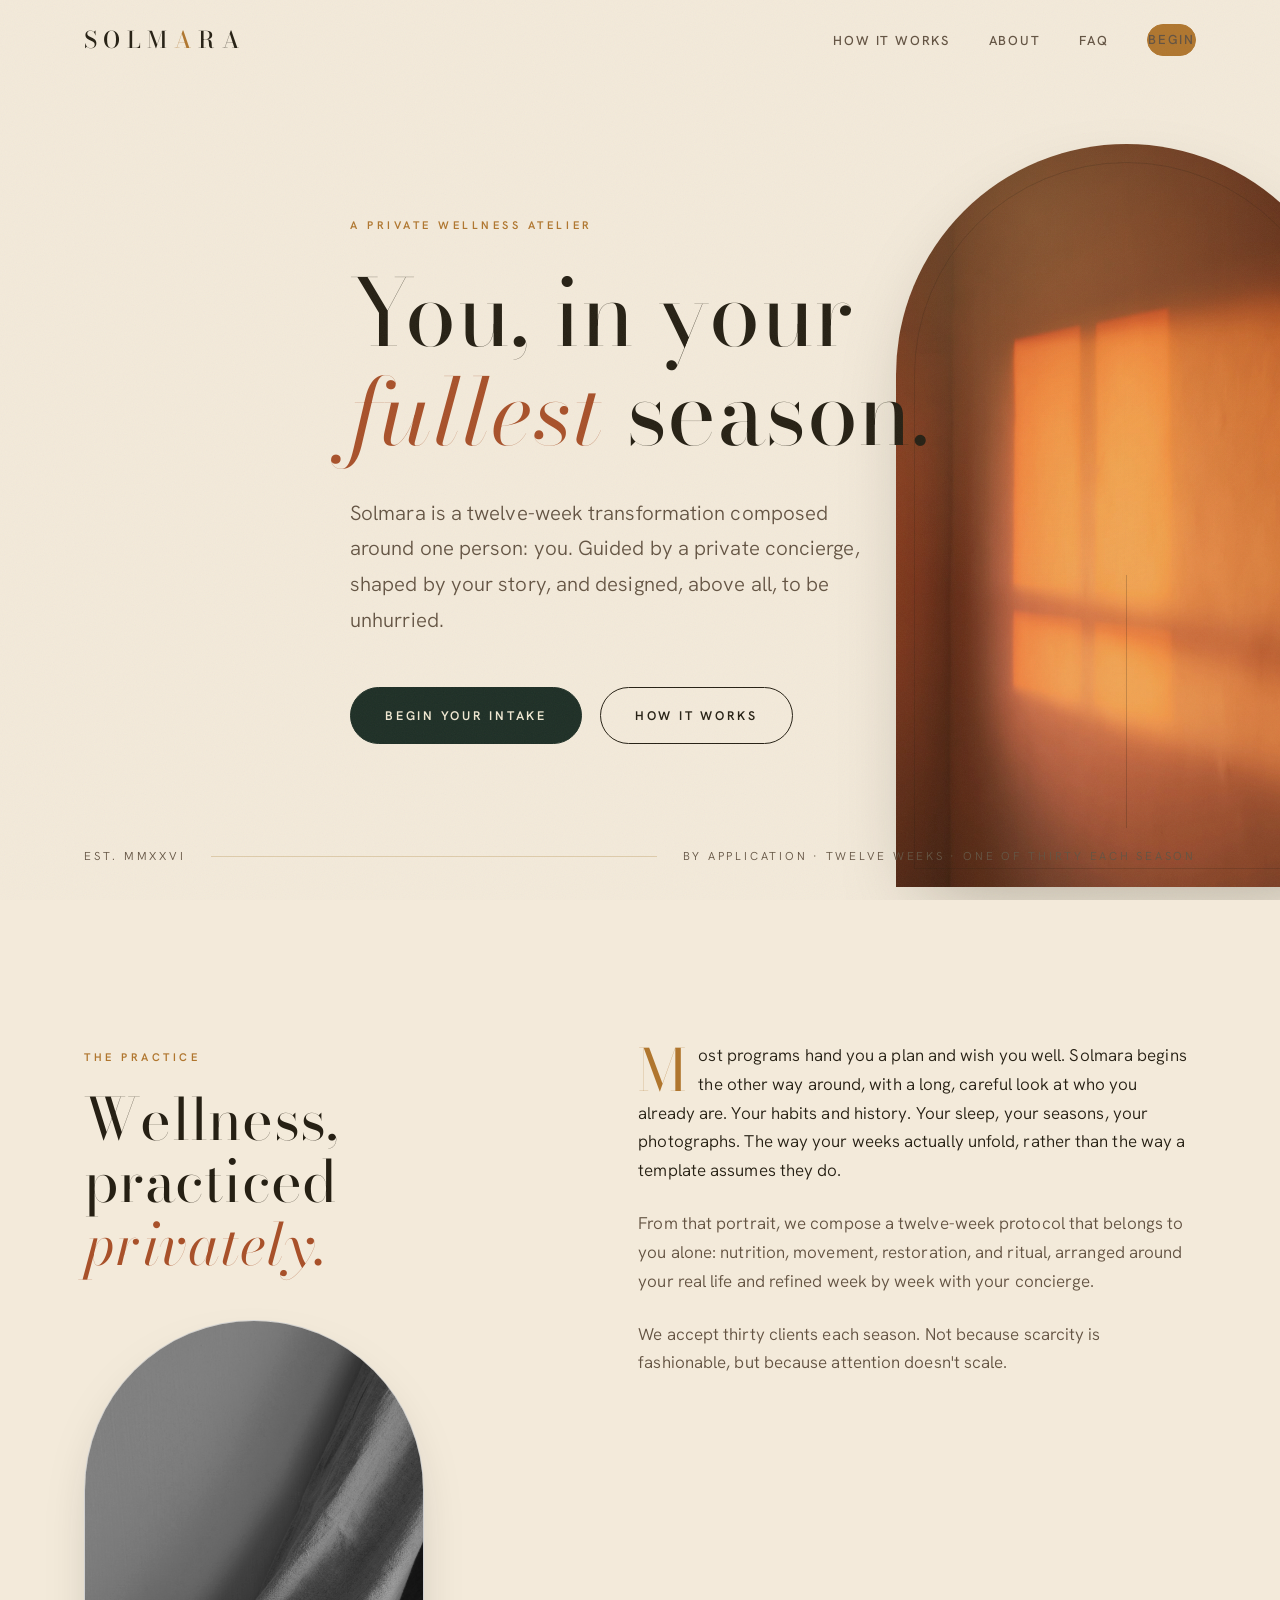
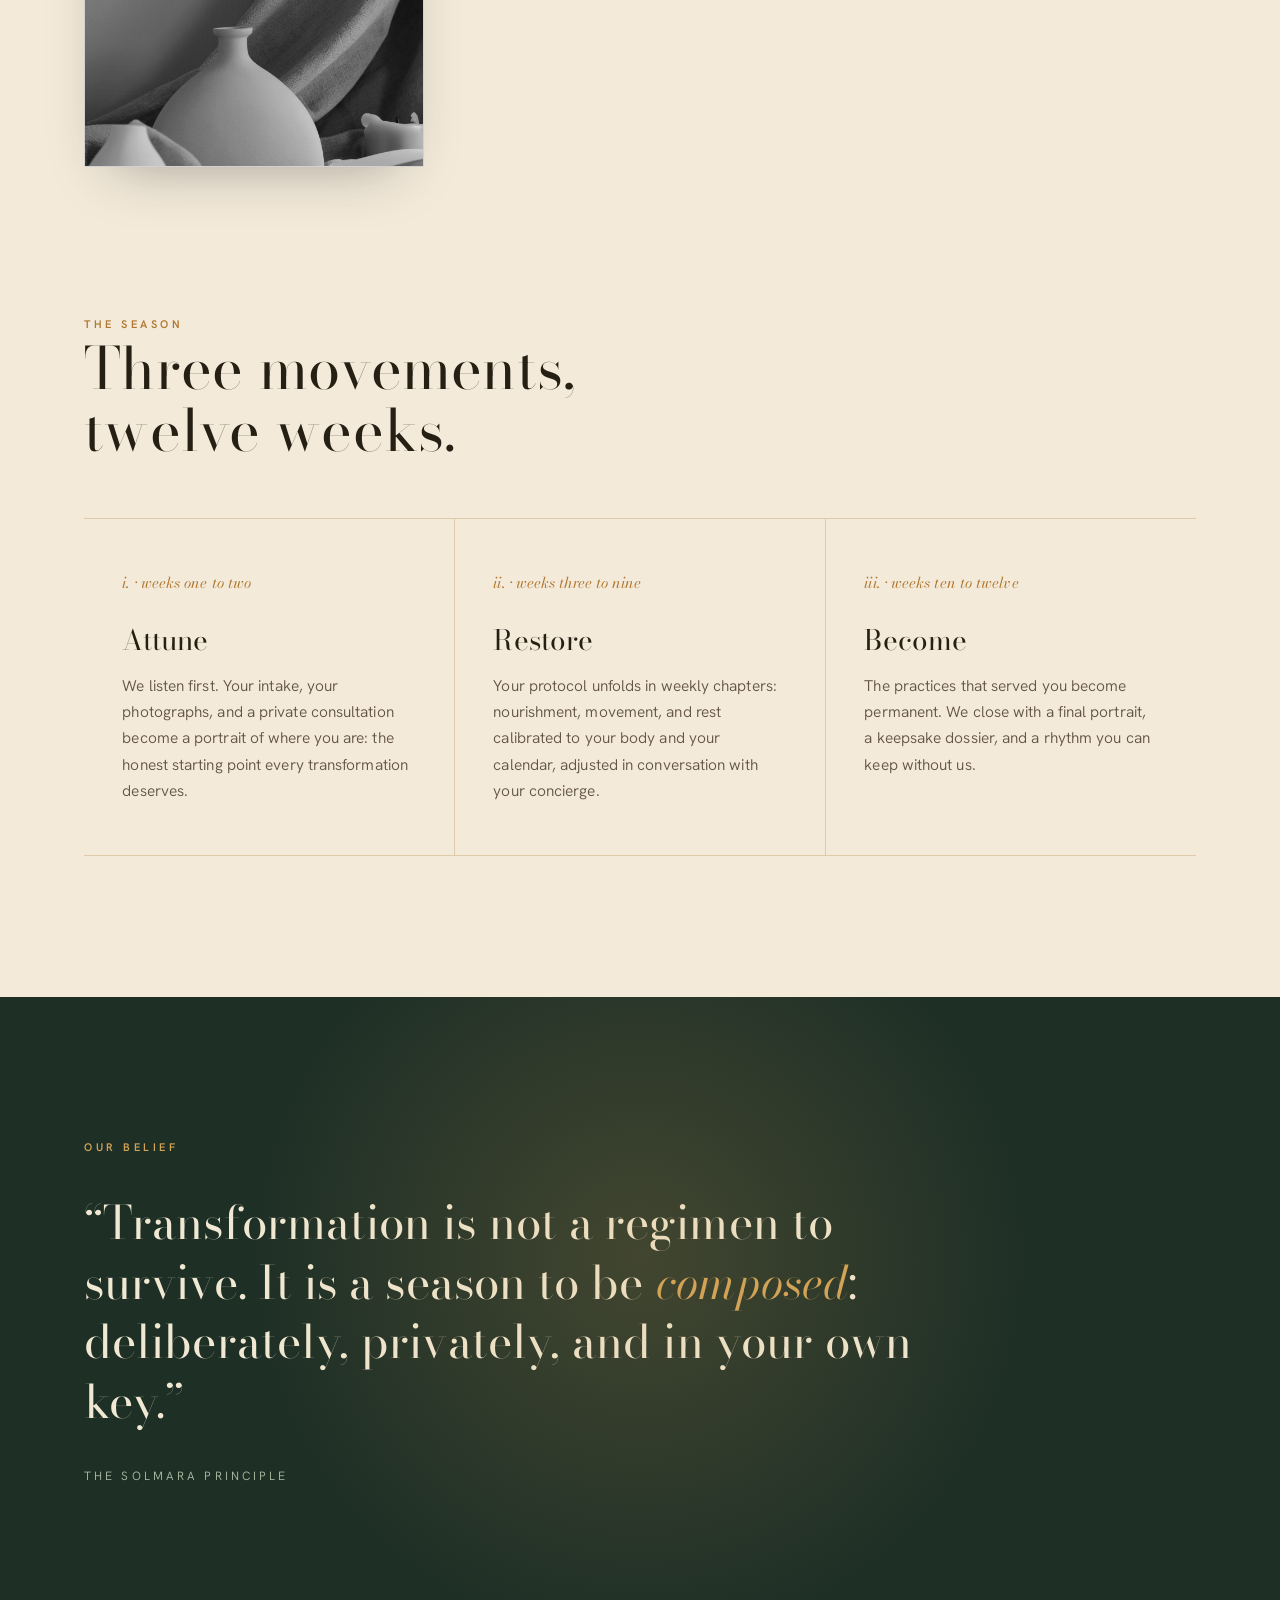
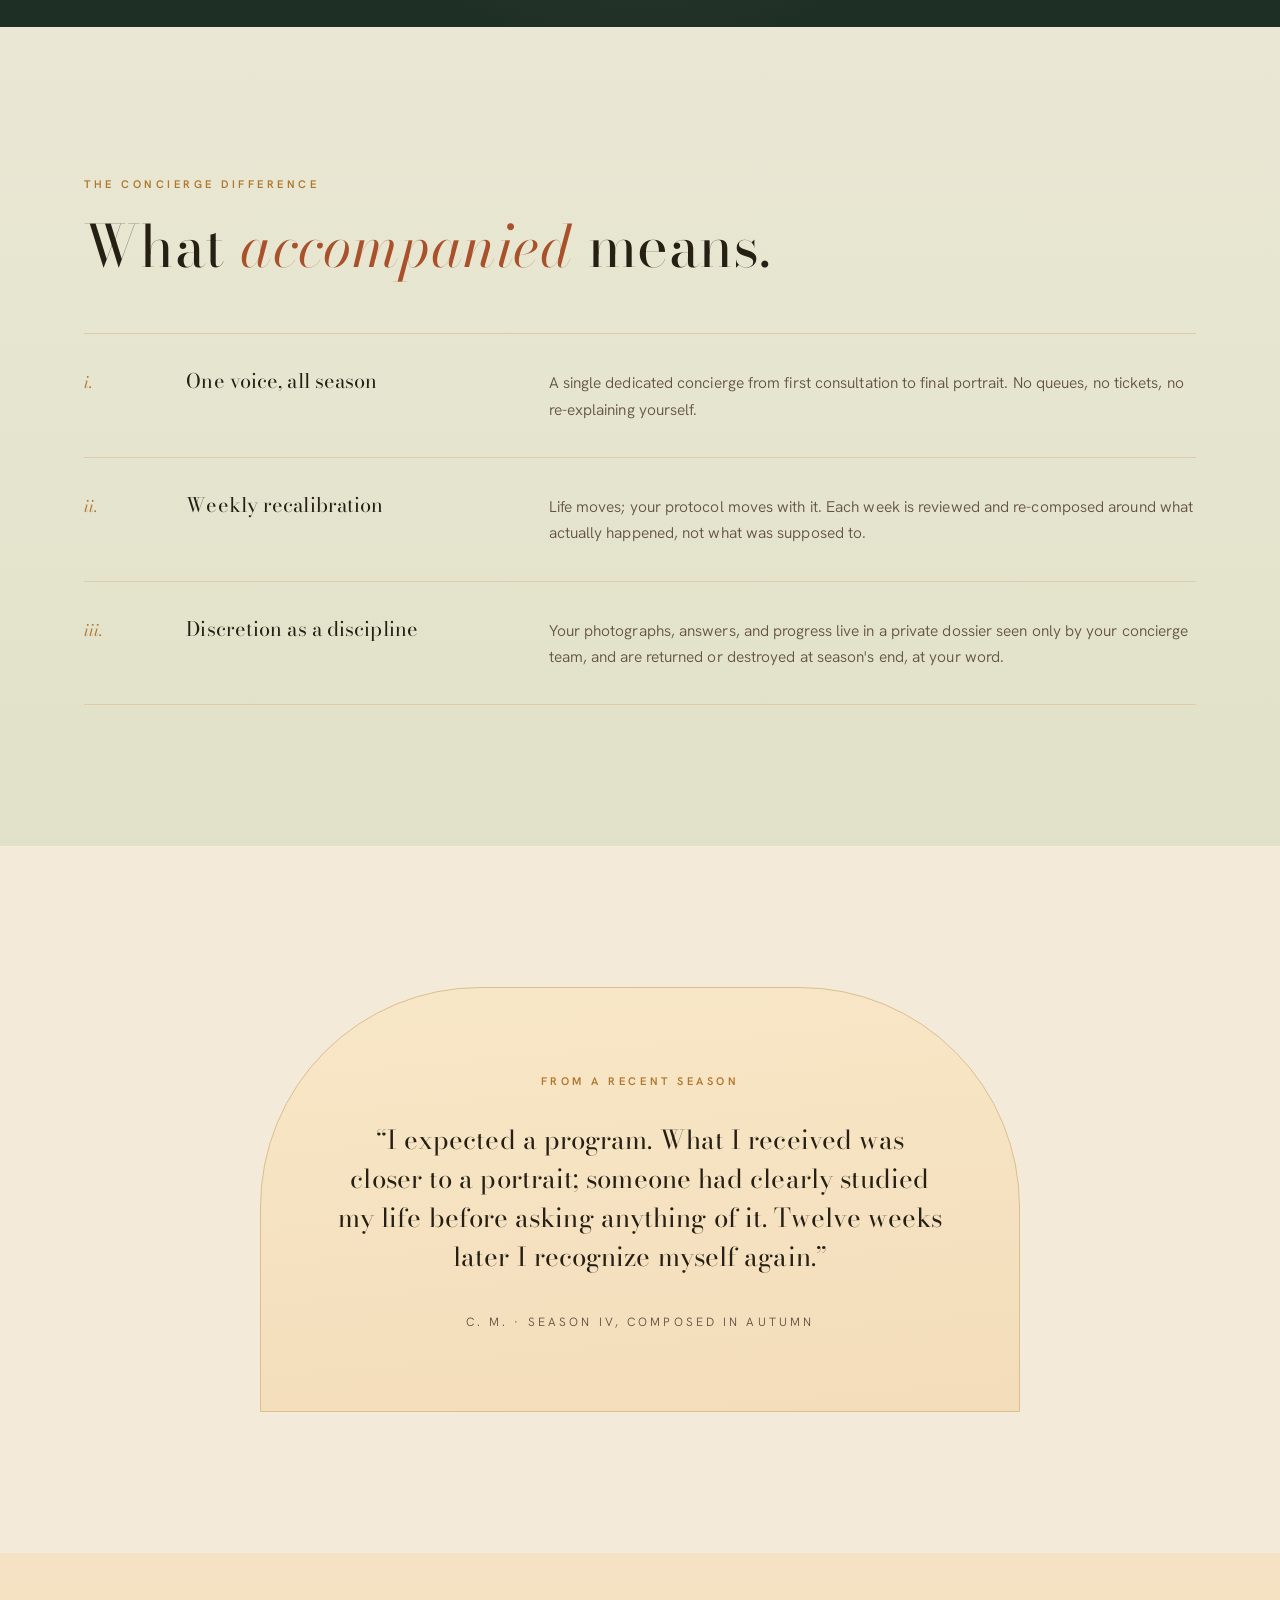
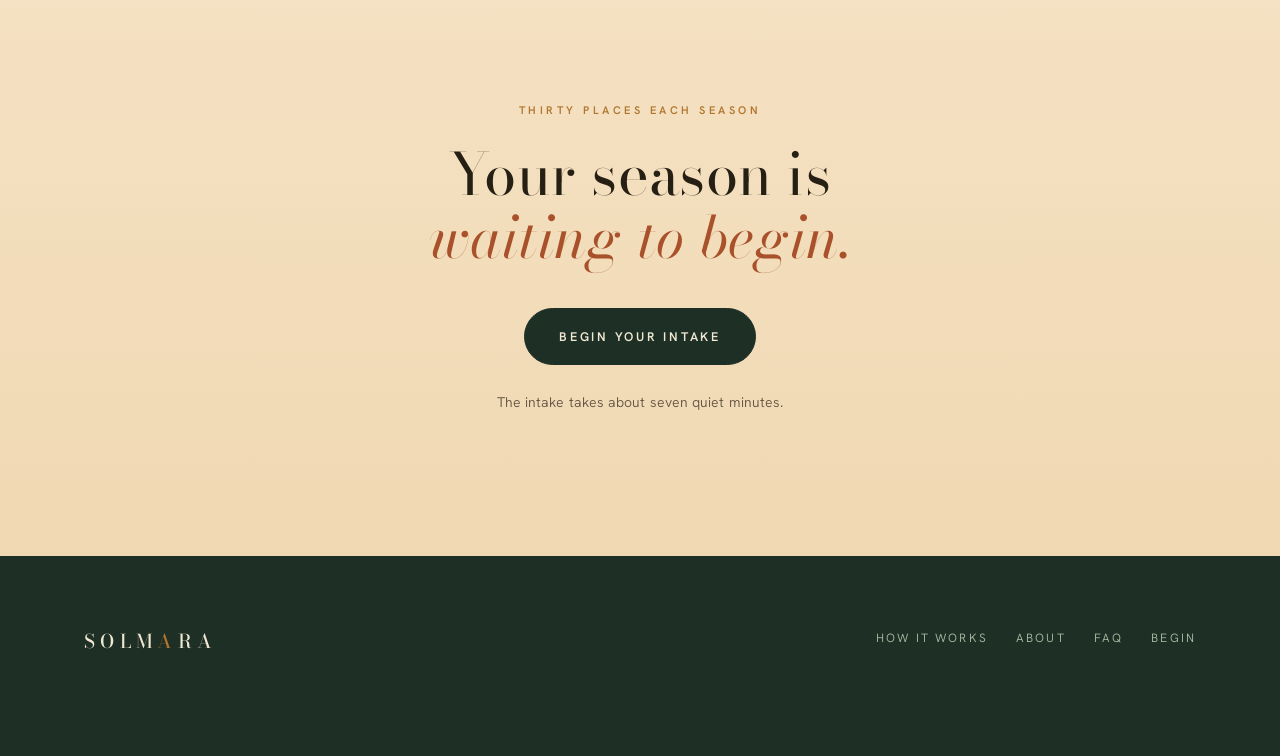
<file: index.html>
<!DOCTYPE html>
<html lang="en">
<head>
<meta charset="UTF-8">
<meta name="viewport" content="width=device-width, initial-scale=1.0">
<meta name="robots" content="noindex">
<meta name="description" content="Solmara, a private wellness atelier. A twelve-week personalized transformation, composed around one person: you. (Fictional brand concept.)">
<title>Solmara | A Private Wellness Atelier</title>
<link rel="preconnect" href="https://fonts.googleapis.com">
<link rel="preconnect" href="https://fonts.gstatic.com" crossorigin>
<link href="https://fonts.googleapis.com/css2?family=Bodoni+Moda:ital,opsz,wght@0,6..96,400;0,6..96,500;1,6..96,400&family=Hanken+Grotesk:wght@300;400;500;600&display=swap" rel="stylesheet">
<link rel="stylesheet" href="styles.css">
<link rel="icon" href="data:image/svg+xml,%3Csvg xmlns='http://www.w3.org/2000/svg' viewBox='0 0 32 32'%3E%3Cpath d='M4 30V16a12 12 0 0 1 24 0v14h-4V16a8 8 0 0 0-16 0v14z' fill='%239A7233'/%3E%3C/svg%3E">
</head>
<body>

<header class="nav">
  <div class="nav-inner">
    <a class="wordmark" href="index.html" aria-label="Solmara">Solm<span>a</span>ra</a>
    <nav>
      <ul class="nav-links">
        <li><a href="how-it-works.html">How It Works</a></li>
        <li><a href="about.html">About</a></li>
        <li><a href="faq.html">FAQ</a></li>
        <li><a class="btn btn--gold btn--nav" href="begin.html">Begin</a></li>
      </ul>
    </nav>
    <button class="menu-toggle" aria-label="Menu" aria-expanded="false">
      <span class="bar"></span><span class="bar"></span><span class="bar"></span>
    </button>
  </div>
</header>

<!-- HERO -->
<section class="hero">
  <div class="hero-arch" aria-hidden="true"></div>
  <div class="wrap hero-content">
    <span class="label">A Private Wellness Atelier</span>
    <h1>You, in your<br><em>fullest</em> season.</h1>
    <p class="lede">Solmara is a twelve-week transformation composed around one person: you. Guided by a private concierge, shaped by your story, and designed, above all, to be unhurried.</p>
    <div class="hero-ctas">
      <a class="btn btn--solid" href="begin.html">Begin Your Intake</a>
      <a class="btn" href="how-it-works.html">How It Works</a>
    </div>
  </div>
  <div class="hero-foot">
    <span>Est. MMXXVI</span>
    <span class="line" aria-hidden="true"></span>
    <span class="hide-m">By application · Twelve weeks · One of thirty each season</span>
  </div>
</section>

<!-- THE PRACTICE -->
<section class="section-pad">
  <div class="wrap split">
    <div class="sticky-label reveal">
      <span class="label">The Practice</span>
      <h2>Wellness,<br>practiced <em>privately.</em></h2>
      <img class="img-arch" src="assets/still-ceramics.jpg" alt="Ceramic vessels resting against draped linen in soft light" loading="lazy">
    </div>
    <div class="prose reveal" data-delay="1">
      <p class="drop">Most programs hand you a plan and wish you well. Solmara begins the other way around, with a long, careful look at who you already are. Your habits and history. Your sleep, your seasons, your photographs. The way your weeks actually unfold, rather than the way a template assumes they do.</p>
      <p>From that portrait, we compose a twelve-week protocol that belongs to you alone: nutrition, movement, restoration, and ritual, arranged around your real life and refined week by week with your concierge.</p>
      <p>We accept thirty clients each season. Not because scarcity is fashionable, but because attention doesn't scale.</p>
    </div>
  </div>
</section>

<!-- PHASES -->
<section class="section-pad" style="padding-top:0">
  <div class="wrap" style="margin-bottom:56px">
    <span class="label reveal">The Season</span>
    <h2 class="reveal" data-delay="1">Three movements,<br>twelve weeks.</h2>
  </div>
  <div class="wrap">
    <div class="phases">
      <article class="phase reveal">
        <span class="num">i. · weeks one to two</span>
        <h3>Attune</h3>
        <p>We listen first. Your intake, your photographs, and a private consultation become a portrait of where you are: the honest starting point every transformation deserves.</p>
      </article>
      <article class="phase reveal" data-delay="1">
        <span class="num">ii. · weeks three to nine</span>
        <h3>Restore</h3>
        <p>Your protocol unfolds in weekly chapters: nourishment, movement, and rest calibrated to your body and your calendar, adjusted in conversation with your concierge.</p>
      </article>
      <article class="phase reveal" data-delay="2">
        <span class="num">iii. · weeks ten to twelve</span>
        <h3>Become</h3>
        <p>The practices that served you become permanent. We close with a final portrait, a keepsake dossier, and a rhythm you can keep without us.</p>
      </article>
    </div>
  </div>
</section>

<!-- QUOTE BAND -->
<section class="band on-dark section-pad">
  <div class="wrap">
    <figure class="reveal">
      <span class="label" style="display:block;margin-bottom:36px">Our Belief</span>
      <blockquote>&ldquo;Transformation is not a regimen to survive. It is a season to be <em>composed</em>: deliberately, privately, and in your own key.&rdquo;</blockquote>
      <figcaption>The Solmara Principle</figcaption>
    </figure>
  </div>
</section>

<!-- CONCIERGE -->
<section class="section-pad tint-sage">
  <div class="wrap">
    <span class="label reveal">The Concierge Difference</span>
    <h2 class="reveal" data-delay="1" style="margin:18px 0 56px">What <em>accompanied</em> means.</h2>
    <div class="list-rows">
      <div class="list-row reveal">
        <span class="idx">i.</span>
        <h3>One voice, all season</h3>
        <p>A single dedicated concierge from first consultation to final portrait. No queues, no tickets, no re-explaining yourself.</p>
      </div>
      <div class="list-row reveal" data-delay="1">
        <span class="idx">ii.</span>
        <h3>Weekly recalibration</h3>
        <p>Life moves; your protocol moves with it. Each week is reviewed and re-composed around what actually happened, not what was supposed to.</p>
      </div>
      <div class="list-row reveal" data-delay="2">
        <span class="idx">iii.</span>
        <h3>Discretion as a discipline</h3>
        <p>Your photographs, answers, and progress live in a private dossier seen only by your concierge team, and are returned or destroyed at season's end, at your word.</p>
      </div>
    </div>
  </div>
</section>

<!-- TESTIMONIAL -->
<section class="section-pad">
  <div class="wrap">
    <figure class="testimonial reveal">
      <span class="label">From a Recent Season</span>
      <p>&ldquo;I expected a program. What I received was closer to a portrait; someone had clearly studied my life before asking anything of it. Twelve weeks later I recognize myself again.&rdquo;</p>
      <cite>C. M. · Season IV, Composed in Autumn</cite>
    </figure>
  </div>
</section>

<!-- CTA -->
<section class="section-pad cta-close tint-blush">
  <div class="wrap wrap--narrow">
    <span class="label reveal">Thirty Places Each Season</span>
    <h2 class="reveal" data-delay="1">Your season is<br><em>waiting to begin.</em></h2>
    <a class="btn btn--solid reveal" data-delay="2" href="begin.html">Begin Your Intake</a>
    <p class="small reveal" data-delay="3" style="margin-top:26px">The intake takes about seven quiet minutes.</p>
  </div>
</section>

<footer>
  <div class="wrap">
    <div class="foot-grid">
      <a class="wordmark" href="index.html" aria-label="Solmara">Solm<span>a</span>ra</a>
      <ul class="foot-links">
        <li><a href="how-it-works.html">How It Works</a></li>
        <li><a href="about.html">About</a></li>
        <li><a href="faq.html">FAQ</a></li>
        <li><a href="begin.html">Begin</a></li>
      </ul>
    </div>
  </div>
</footer>

<script src="main.js"></script>
</body>
</html>
</file>
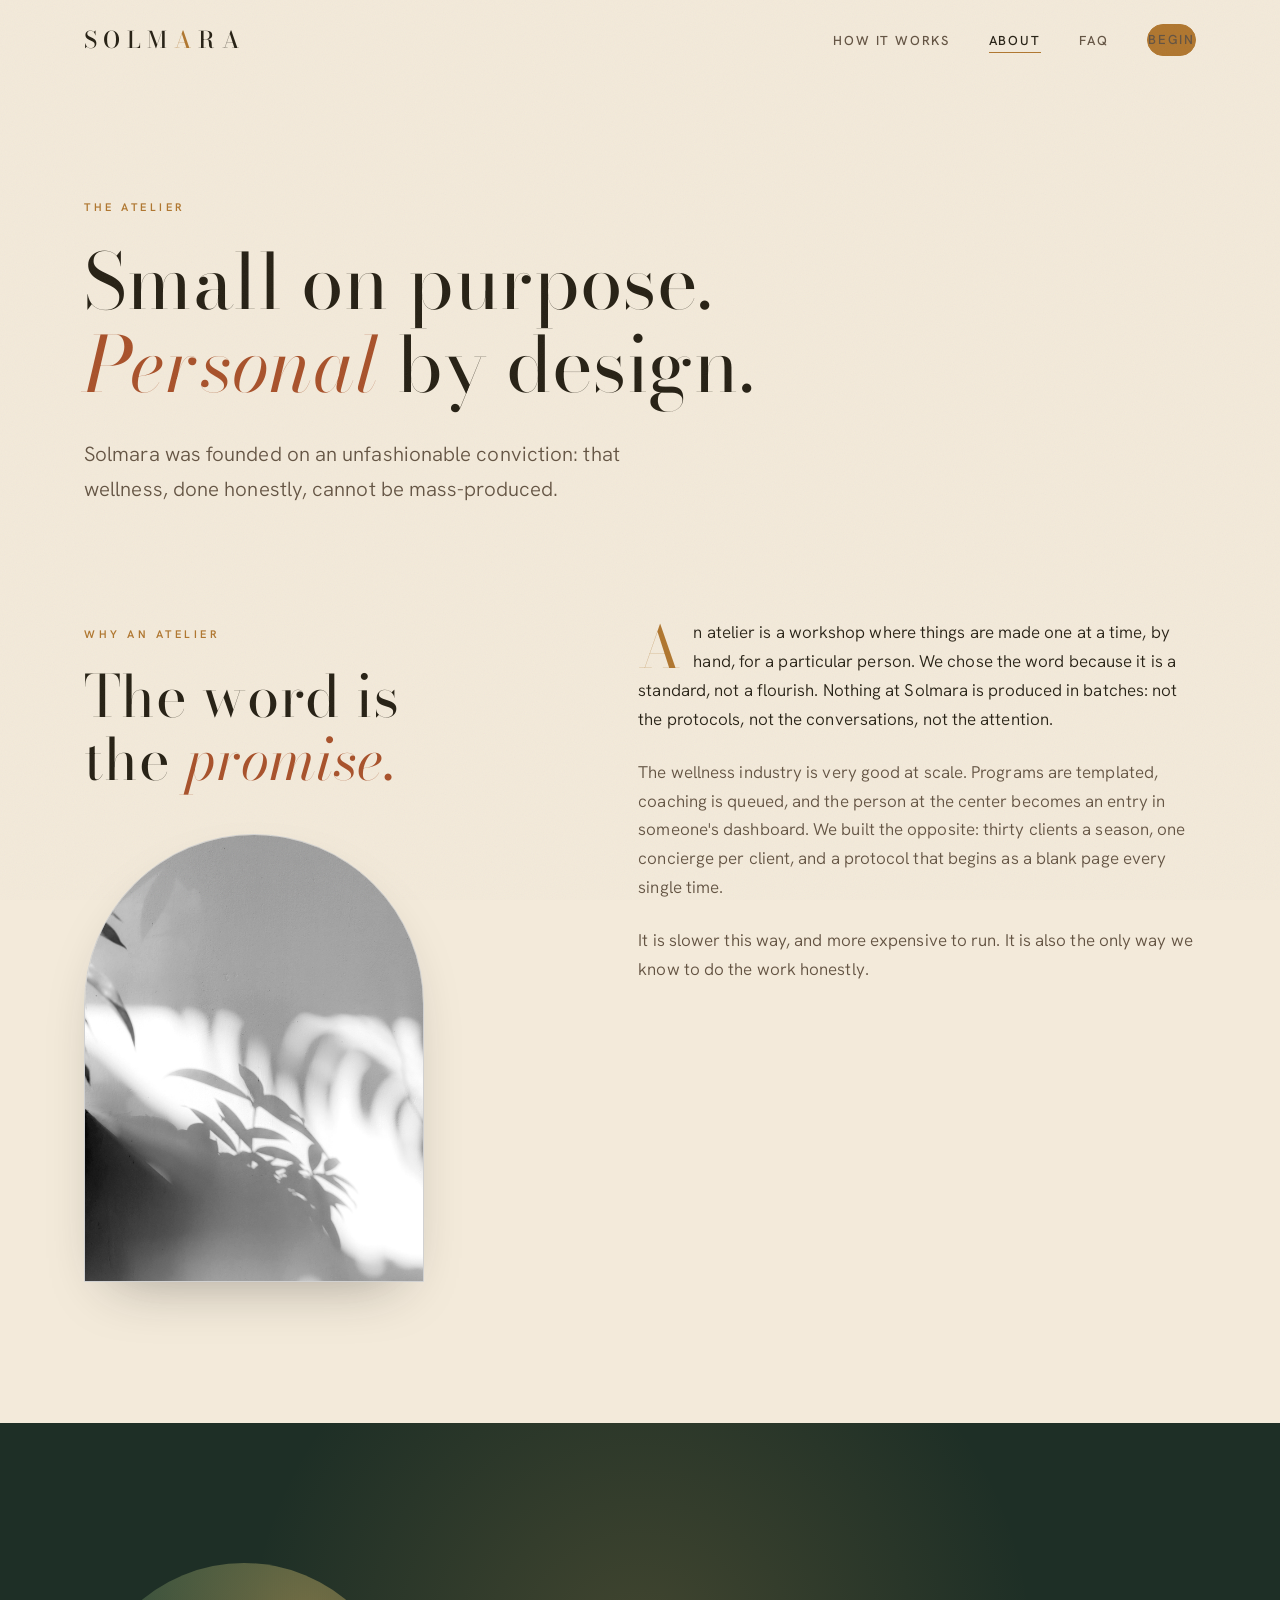
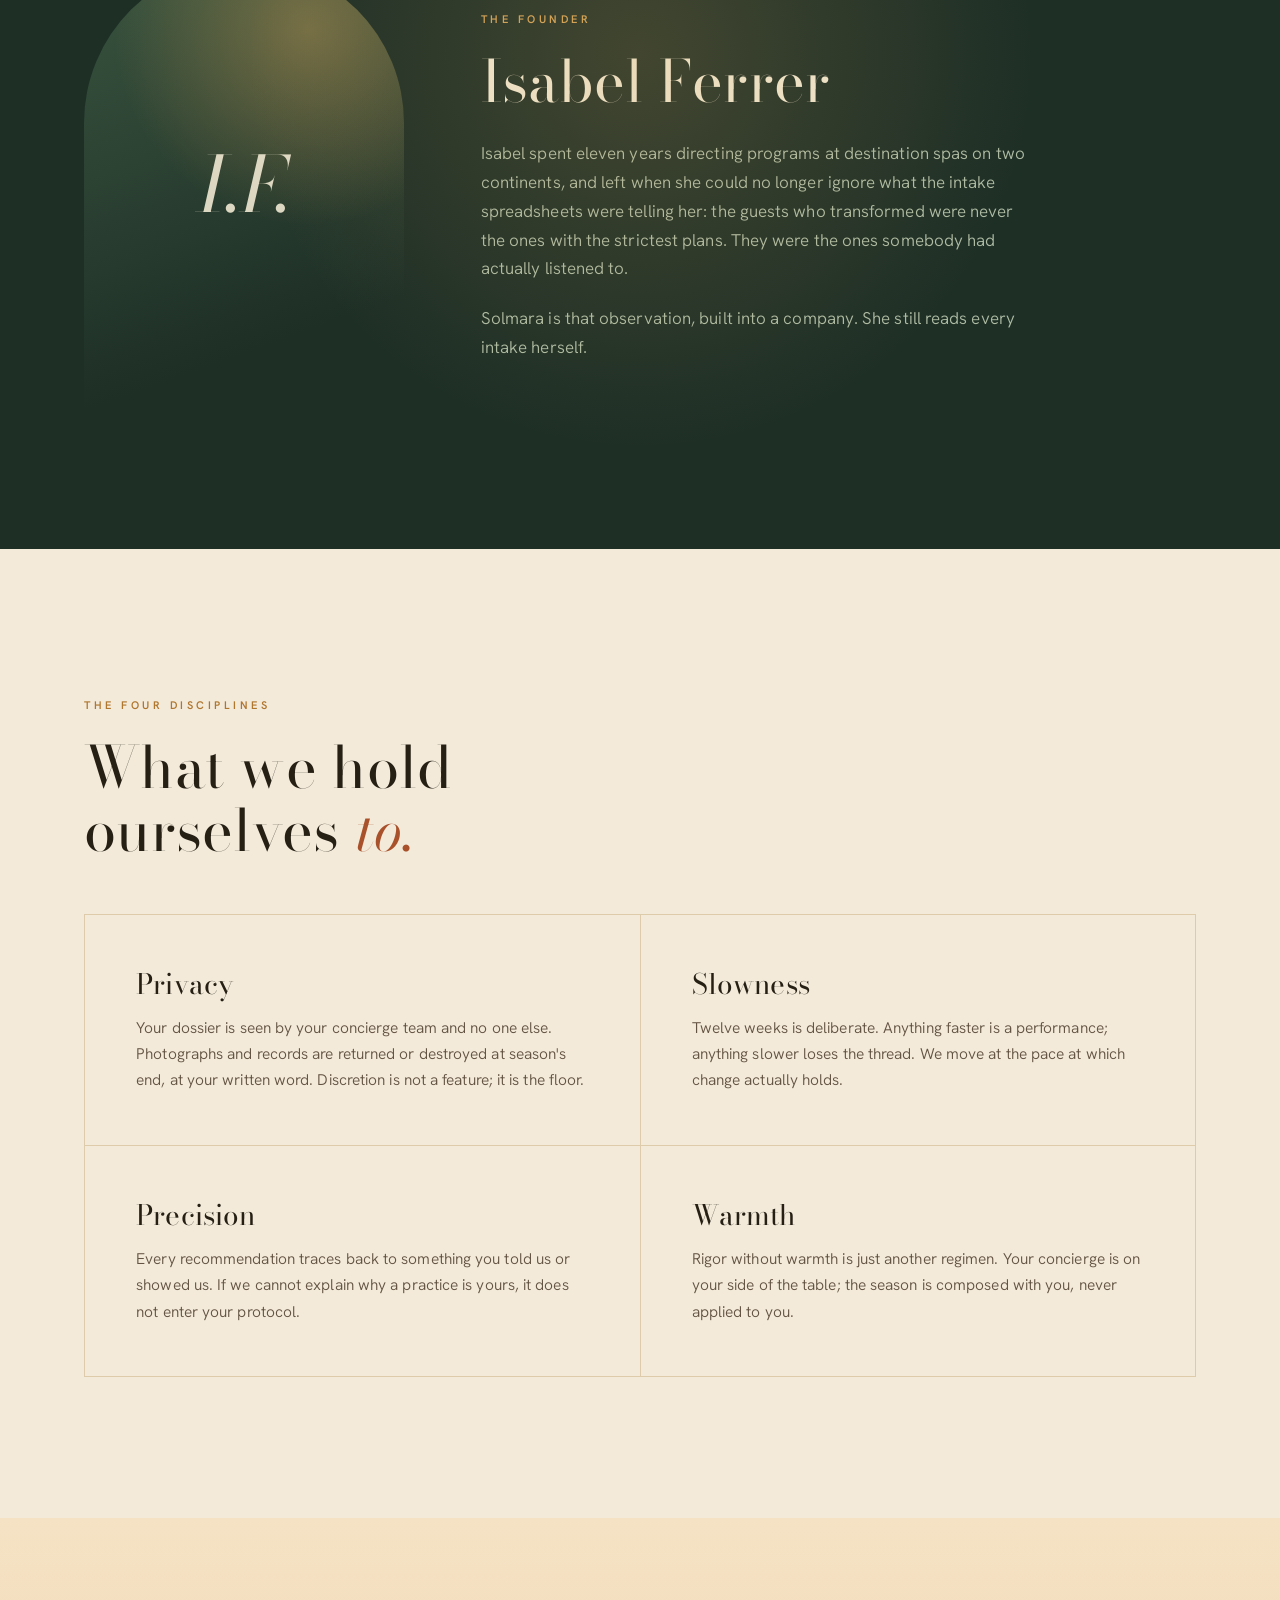
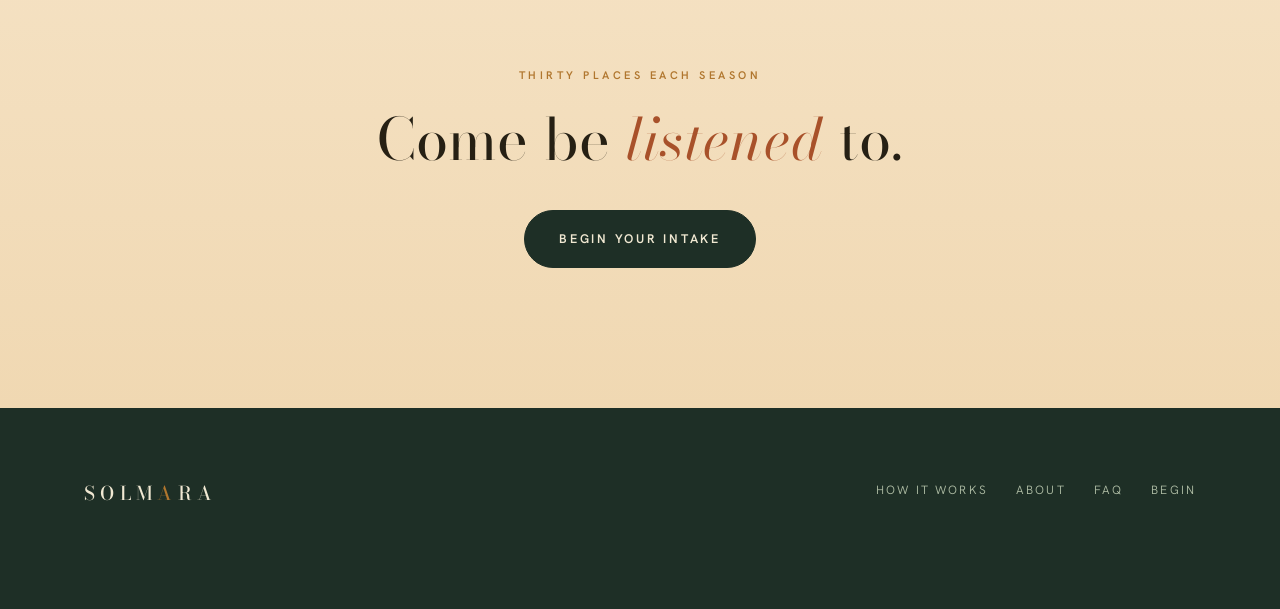
<file: about.html>
<!DOCTYPE html>
<html lang="en">
<head>
<meta charset="UTF-8">
<meta name="viewport" content="width=device-width, initial-scale=1.0">
<meta name="robots" content="noindex">
<meta name="description" content="About Solmara: the atelier, its founder, and the four disciplines behind every composed season. (Fictional brand concept.)">
<title>About | Solmara</title>
<link rel="preconnect" href="https://fonts.googleapis.com">
<link rel="preconnect" href="https://fonts.gstatic.com" crossorigin>
<link href="https://fonts.googleapis.com/css2?family=Bodoni+Moda:ital,opsz,wght@0,6..96,400;0,6..96,500;1,6..96,400&family=Hanken+Grotesk:wght@300;400;500;600&display=swap" rel="stylesheet">
<link rel="stylesheet" href="styles.css">
<link rel="icon" href="data:image/svg+xml,%3Csvg xmlns='http://www.w3.org/2000/svg' viewBox='0 0 32 32'%3E%3Cpath d='M4 30V16a12 12 0 0 1 24 0v14h-4V16a8 8 0 0 0-16 0v14z' fill='%239A7233'/%3E%3C/svg%3E">
</head>
<body>

<header class="nav">
  <div class="nav-inner">
    <a class="wordmark" href="index.html" aria-label="Solmara">Solm<span>a</span>ra</a>
    <nav>
      <ul class="nav-links">
        <li><a href="how-it-works.html">How It Works</a></li>
        <li><a href="about.html" aria-current="page">About</a></li>
        <li><a href="faq.html">FAQ</a></li>
        <li><a class="btn btn--gold btn--nav" href="begin.html">Begin</a></li>
      </ul>
    </nav>
    <button class="menu-toggle" aria-label="Menu" aria-expanded="false">
      <span class="bar"></span><span class="bar"></span><span class="bar"></span>
    </button>
  </div>
</header>

<section class="page-hero">
  <div class="wrap">
    <span class="label">The Atelier</span>
    <h1>Small on purpose.<br><em>Personal</em> by design.</h1>
    <p class="lede">Solmara was founded on an unfashionable conviction: that wellness, done honestly, cannot be mass-produced.</p>
  </div>
</section>

<section class="section-pad" style="padding-top:20px">
  <div class="wrap split">
    <div class="sticky-label reveal">
      <span class="label">Why an Atelier</span>
      <h2>The word is<br>the <em>promise.</em></h2>
      <img class="img-arch" src="assets/plant-sage.jpg" alt="Green leaves and their layered shadows on a sunlit wall" loading="lazy">
    </div>
    <div class="prose reveal" data-delay="1">
      <p class="drop">An atelier is a workshop where things are made one at a time, by hand, for a particular person. We chose the word because it is a standard, not a flourish. Nothing at Solmara is produced in batches: not the protocols, not the conversations, not the attention.</p>
      <p>The wellness industry is very good at scale. Programs are templated, coaching is queued, and the person at the center becomes an entry in someone's dashboard. We built the opposite: thirty clients a season, one concierge per client, and a protocol that begins as a blank page every single time.</p>
      <p>It is slower this way, and more expensive to run. It is also the only way we know to do the work honestly.</p>
    </div>
  </div>
</section>

<section class="band on-dark section-pad">
  <div class="wrap founder">
    <div class="founder-mark reveal" aria-hidden="true"><span>I.F.</span></div>
    <div class="reveal" data-delay="1">
      <span class="label" style="display:block;margin-bottom:22px">The Founder</span>
      <h2 style="margin-bottom:26px">Isabel Ferrer</h2>
      <p style="color:var(--dark-soft);max-width:560px;margin-bottom:1.2em">Isabel spent eleven years directing programs at destination spas on two continents, and left when she could no longer ignore what the intake spreadsheets were telling her: the guests who transformed were never the ones with the strictest plans. They were the ones somebody had actually listened to.</p>
      <p style="color:var(--dark-soft);max-width:560px">Solmara is that observation, built into a company. She still reads every intake herself.</p>
    </div>
  </div>
</section>

<section class="section-pad">
  <div class="wrap">
    <span class="label reveal">The Four Disciplines</span>
    <h2 class="reveal" data-delay="1" style="margin:18px 0 52px">What we hold<br>ourselves <em>to.</em></h2>
    <div class="values">
      <article class="value reveal">
        <h3>Privacy</h3>
        <p>Your dossier is seen by your concierge team and no one else. Photographs and records are returned or destroyed at season's end, at your written word. Discretion is not a feature; it is the floor.</p>
      </article>
      <article class="value reveal" data-delay="1">
        <h3>Slowness</h3>
        <p>Twelve weeks is deliberate. Anything faster is a performance; anything slower loses the thread. We move at the pace at which change actually holds.</p>
      </article>
      <article class="value reveal" data-delay="2">
        <h3>Precision</h3>
        <p>Every recommendation traces back to something you told us or showed us. If we cannot explain why a practice is yours, it does not enter your protocol.</p>
      </article>
      <article class="value reveal" data-delay="3">
        <h3>Warmth</h3>
        <p>Rigor without warmth is just another regimen. Your concierge is on your side of the table; the season is composed with you, never applied to you.</p>
      </article>
    </div>
  </div>
</section>

<section class="section-pad cta-close tint-blush">
  <div class="wrap wrap--narrow">
    <span class="label reveal">Thirty Places Each Season</span>
    <h2 class="reveal" data-delay="1">Come be <em>listened</em> to.</h2>
    <a class="btn btn--solid reveal" data-delay="2" href="begin.html">Begin Your Intake</a>
  </div>
</section>

<footer>
  <div class="wrap">
    <div class="foot-grid">
      <a class="wordmark" href="index.html" aria-label="Solmara">Solm<span>a</span>ra</a>
      <ul class="foot-links">
        <li><a href="how-it-works.html">How It Works</a></li>
        <li><a href="about.html">About</a></li>
        <li><a href="faq.html">FAQ</a></li>
        <li><a href="begin.html">Begin</a></li>
      </ul>
    </div>
  </div>
</footer>

<script src="main.js"></script>
</body>
</html>
</file>
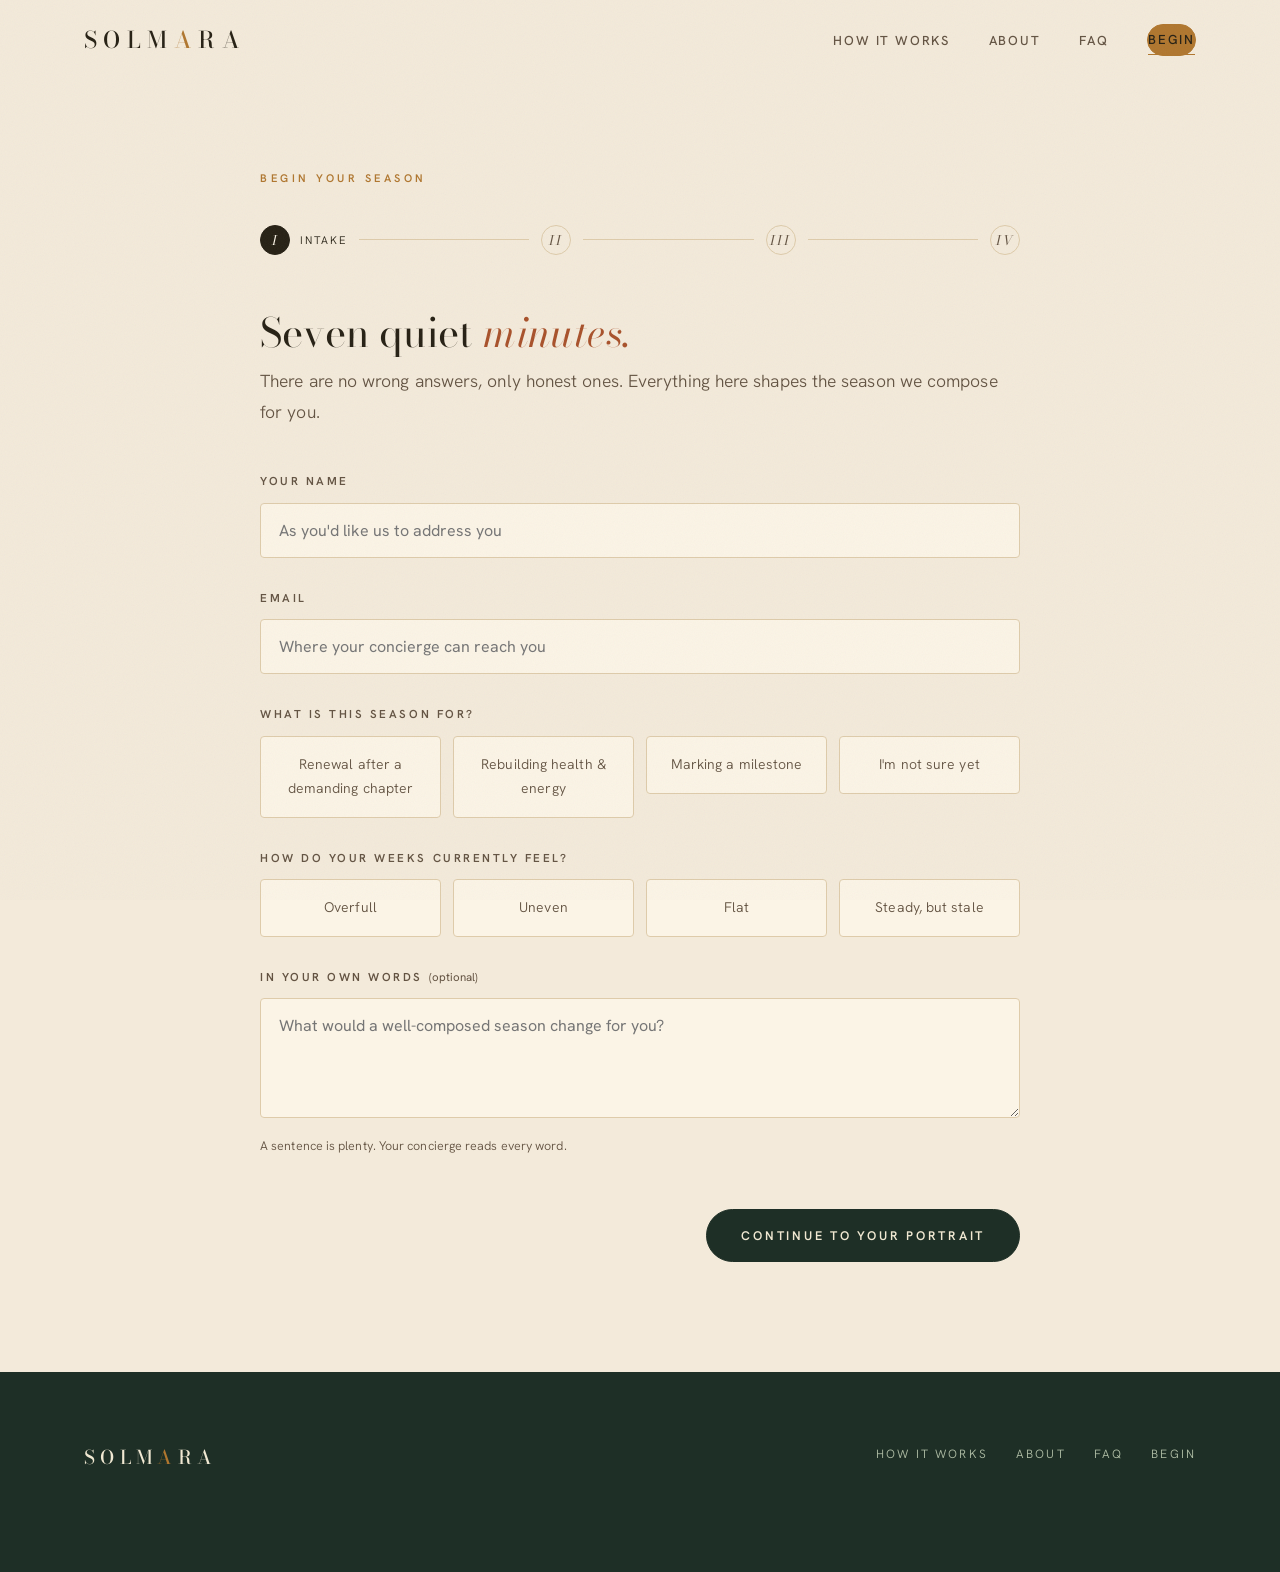
<file: begin.html>
<!DOCTYPE html>
<html lang="en">
<head>
<meta charset="UTF-8">
<meta name="viewport" content="width=device-width, initial-scale=1.0">
<meta name="robots" content="noindex">
<meta name="description" content="Begin your Solmara season: intake, portrait, and enrollment. (Fictional brand concept; demonstration flow.)">
<title>Begin | Solmara</title>
<link rel="preconnect" href="https://fonts.googleapis.com">
<link rel="preconnect" href="https://fonts.gstatic.com" crossorigin>
<link href="https://fonts.googleapis.com/css2?family=Bodoni+Moda:ital,opsz,wght@0,6..96,400;0,6..96,500;1,6..96,400&family=Hanken+Grotesk:wght@300;400;500;600&display=swap" rel="stylesheet">
<link rel="stylesheet" href="styles.css">
<link rel="icon" href="data:image/svg+xml,%3Csvg xmlns='http://www.w3.org/2000/svg' viewBox='0 0 32 32'%3E%3Cpath d='M4 30V16a12 12 0 0 1 24 0v14h-4V16a8 8 0 0 0-16 0v14z' fill='%239A7233'/%3E%3C/svg%3E">
</head>
<body>

<header class="nav">
  <div class="nav-inner">
    <a class="wordmark" href="index.html" aria-label="Solmara">Solm<span>a</span>ra</a>
    <nav>
      <ul class="nav-links">
        <li><a href="how-it-works.html">How It Works</a></li>
        <li><a href="about.html">About</a></li>
        <li><a href="faq.html">FAQ</a></li>
        <li><a class="btn btn--gold btn--nav" href="begin.html" aria-current="page">Begin</a></li>
      </ul>
    </nav>
    <button class="menu-toggle" aria-label="Menu" aria-expanded="false">
      <span class="bar"></span><span class="bar"></span><span class="bar"></span>
    </button>
  </div>
</header>

<main class="begin-shell">

  <span class="label">Begin Your Season</span>

  <div class="progress" aria-hidden="true">
    <div class="p-step active" data-p="1"><span class="p-dot">i</span><span class="p-name">Intake</span></div>
    <div class="p-line"></div>
    <div class="p-step" data-p="2"><span class="p-dot">ii</span><span class="p-name">Portrait</span></div>
    <div class="p-line"></div>
    <div class="p-step" data-p="3"><span class="p-dot">iii</span><span class="p-name">Enrollment</span></div>
    <div class="p-line"></div>
    <div class="p-step" data-p="4"><span class="p-dot">iv</span><span class="p-name">Welcome</span></div>
  </div>

  <!-- STEP 1: INTAKE -->
  <section class="panel active" data-step="1">
    <h2>Seven quiet <em>minutes.</em></h2>
    <p class="lede">There are no wrong answers, only honest ones. Everything here shapes the season we compose for you.</p>

    <div class="field" data-required>
      <label for="f-name">Your name</label>
      <input type="text" id="f-name" autocomplete="name" placeholder="As you'd like us to address you">
      <span class="err">We'd like to know what to call you.</span>
    </div>

    <div class="field" data-required>
      <label for="f-email">Email</label>
      <input type="email" id="f-email" autocomplete="email" placeholder="Where your concierge can reach you">
      <span class="err">A valid email lets your concierge reach you.</span>
    </div>

    <div class="field" data-required data-kind="choice">
      <label>What is this season for?</label>
      <div class="choices">
        <label class="choice"><input type="radio" name="f-intent" value="renewal"><span>Renewal after a demanding chapter</span></label>
        <label class="choice"><input type="radio" name="f-intent" value="health"><span>Rebuilding health &amp; energy</span></label>
        <label class="choice"><input type="radio" name="f-intent" value="milestone"><span>Marking a milestone</span></label>
        <label class="choice"><input type="radio" name="f-intent" value="unsure"><span>I'm not sure yet</span></label>
      </div>
      <span class="err">Choose whichever is closest; it can change.</span>
    </div>

    <div class="field" data-required data-kind="choice">
      <label>How do your weeks currently feel?</label>
      <div class="choices">
        <label class="choice"><input type="radio" name="f-pace" value="overfull"><span>Overfull</span></label>
        <label class="choice"><input type="radio" name="f-pace" value="uneven"><span>Uneven</span></label>
        <label class="choice"><input type="radio" name="f-pace" value="flat"><span>Flat</span></label>
        <label class="choice"><input type="radio" name="f-pace" value="steady"><span>Steady, but stale</span></label>
      </div>
      <span class="err">Pick the texture that fits best.</span>
    </div>

    <div class="field">
      <label for="f-story">In your own words <span style="text-transform:none;letter-spacing:0;font-weight:400">(optional)</span></label>
      <textarea id="f-story" placeholder="What would a well-composed season change for you?"></textarea>
      <p class="hint">A sentence is plenty. Your concierge reads every word.</p>
    </div>

    <div class="wizard-nav">
      <span></span>
      <button class="btn btn--solid" data-next>Continue to Your Portrait</button>
    </div>
  </section>

  <!-- STEP 2: PORTRAIT / UPLOAD -->
  <section class="panel" data-step="2">
    <h2>Your <em>portrait.</em></h2>
    <p class="lede">Share a few photographs that tell the truth of your current season: yourself, your space, your table. They give your concierge what forms cannot.</p>

    <div class="field" data-required data-kind="photos">
      <label>Photographs <span style="text-transform:none;letter-spacing:0;font-weight:400">(1–6 images)</span></label>
      <div class="dropzone" id="dropzone" role="button" tabindex="0" aria-label="Upload photographs">
        <div class="dz-icon" aria-hidden="true">✦</div>
        <p>Drag photographs here, or <span class="browse">browse your device</span></p>
        <p class="hint" style="margin-top:8px">JPEG, PNG, or HEIC · up to 25&nbsp;MB each</p>
      </div>
      <input type="file" id="file-input" accept="image/*" multiple hidden>
      <div class="thumbs" id="thumbs"></div>
      <span class="err">Please share at least one photograph; anything honest will do.</span>
      <p class="hint" style="margin-top:14px">Held in your private dossier. Never shared, never used in marketing; returned or destroyed at season's end. <em>(In this demonstration, images never leave your browser.)</em></p>
    </div>

    <div class="wizard-nav">
      <button class="btn-back" data-back>&larr; Back to Intake</button>
      <button class="btn btn--solid" data-next>Continue to Enrollment</button>
    </div>
  </section>

  <!-- STEP 3: ENROLLMENT / CHECKOUT -->
  <section class="panel" data-step="3">
    <h2>Reserve your <em>place.</em></h2>
    <p class="lede">One flat fee, fully returned if the season doesn't proceed after your consultation.</p>

    <div class="order-card">
      <div class="order-row"><span>The Season · twelve weeks, accompanied</span><span>$3,800</span></div>
      <div class="order-row"><span>Private consultation &amp; composed protocol</span><span>Included</span></div>
      <div class="order-row"><span>Dedicated concierge, weekly recalibration</span><span>Included</span></div>
      <div class="order-row"><span>Closing portrait &amp; keepsake dossier</span><span>Included</span></div>
      <div class="order-row total"><span>Due today</span><span>$3,800</span></div>
    </div>

    <div class="card-grid">
      <div class="field span2" data-required>
        <label for="c-name">Name on card</label>
        <input type="text" id="c-name" autocomplete="off" placeholder="Full name">
        <span class="err">Please enter the name on the card.</span>
      </div>
      <div class="field span2" data-required data-kind="cardnum">
        <label for="c-num">Card number</label>
        <input type="text" id="c-num" inputmode="numeric" autocomplete="off" placeholder="4242 4242 4242 4242" maxlength="19">
        <span class="err">Enter a 16-digit card number (any digits; this is a demonstration).</span>
      </div>
      <div class="field" data-required data-kind="expiry">
        <label for="c-exp">Expiry</label>
        <input type="text" id="c-exp" inputmode="numeric" autocomplete="off" placeholder="MM / YY" maxlength="7">
        <span class="err">MM / YY</span>
      </div>
      <div class="field" data-required data-kind="cvc">
        <label for="c-cvc">CVC</label>
        <input type="text" id="c-cvc" inputmode="numeric" autocomplete="off" placeholder="123" maxlength="4">
        <span class="err">3–4 digits.</span>
      </div>
    </div>

    <div class="secure-note">
      <span class="lock" aria-hidden="true">🔒</span>
      <span>In production, card details are handled entirely by <strong>Stripe</strong> and never touch the site's own servers. This demonstration accepts any digits and stores nothing.</span>
    </div>

    <div class="wizard-nav">
      <button class="btn-back" data-back>&larr; Back to Portrait</button>
      <button class="btn btn--solid" id="pay-btn" data-next>Complete Enrollment · $3,800</button>
    </div>
  </section>

  <!-- STEP 4: CONFIRMATION -->
  <section class="panel" data-step="4">
    <div class="confirm">
      <div class="seal" aria-hidden="true">✦</div>
      <h2>Welcome to your <em>season.</em></h2>
      <p class="lede" id="confirm-msg">Your place is reserved. Your concierge is already reading your intake, and you'll hear from them within two days to arrange your first consultation.</p>
      <span class="ref" id="confirm-ref">Season Ref · SOL-0000</span>
      <p class="small" style="margin-top:36px">A confirmation and receipt would arrive by email in the production flow.</p>
      <p style="margin-top:44px"><a class="btn" href="index.html">Return Home</a></p>
    </div>
  </section>

</main>

<footer>
  <div class="wrap">
    <div class="foot-grid">
      <a class="wordmark" href="index.html" aria-label="Solmara">Solm<span>a</span>ra</a>
      <ul class="foot-links">
        <li><a href="how-it-works.html">How It Works</a></li>
        <li><a href="about.html">About</a></li>
        <li><a href="faq.html">FAQ</a></li>
        <li><a href="begin.html">Begin</a></li>
      </ul>
    </div>
  </div>
</footer>

<script src="main.js"></script>
<script src="begin.js"></script>
</body>
</html>
</file>
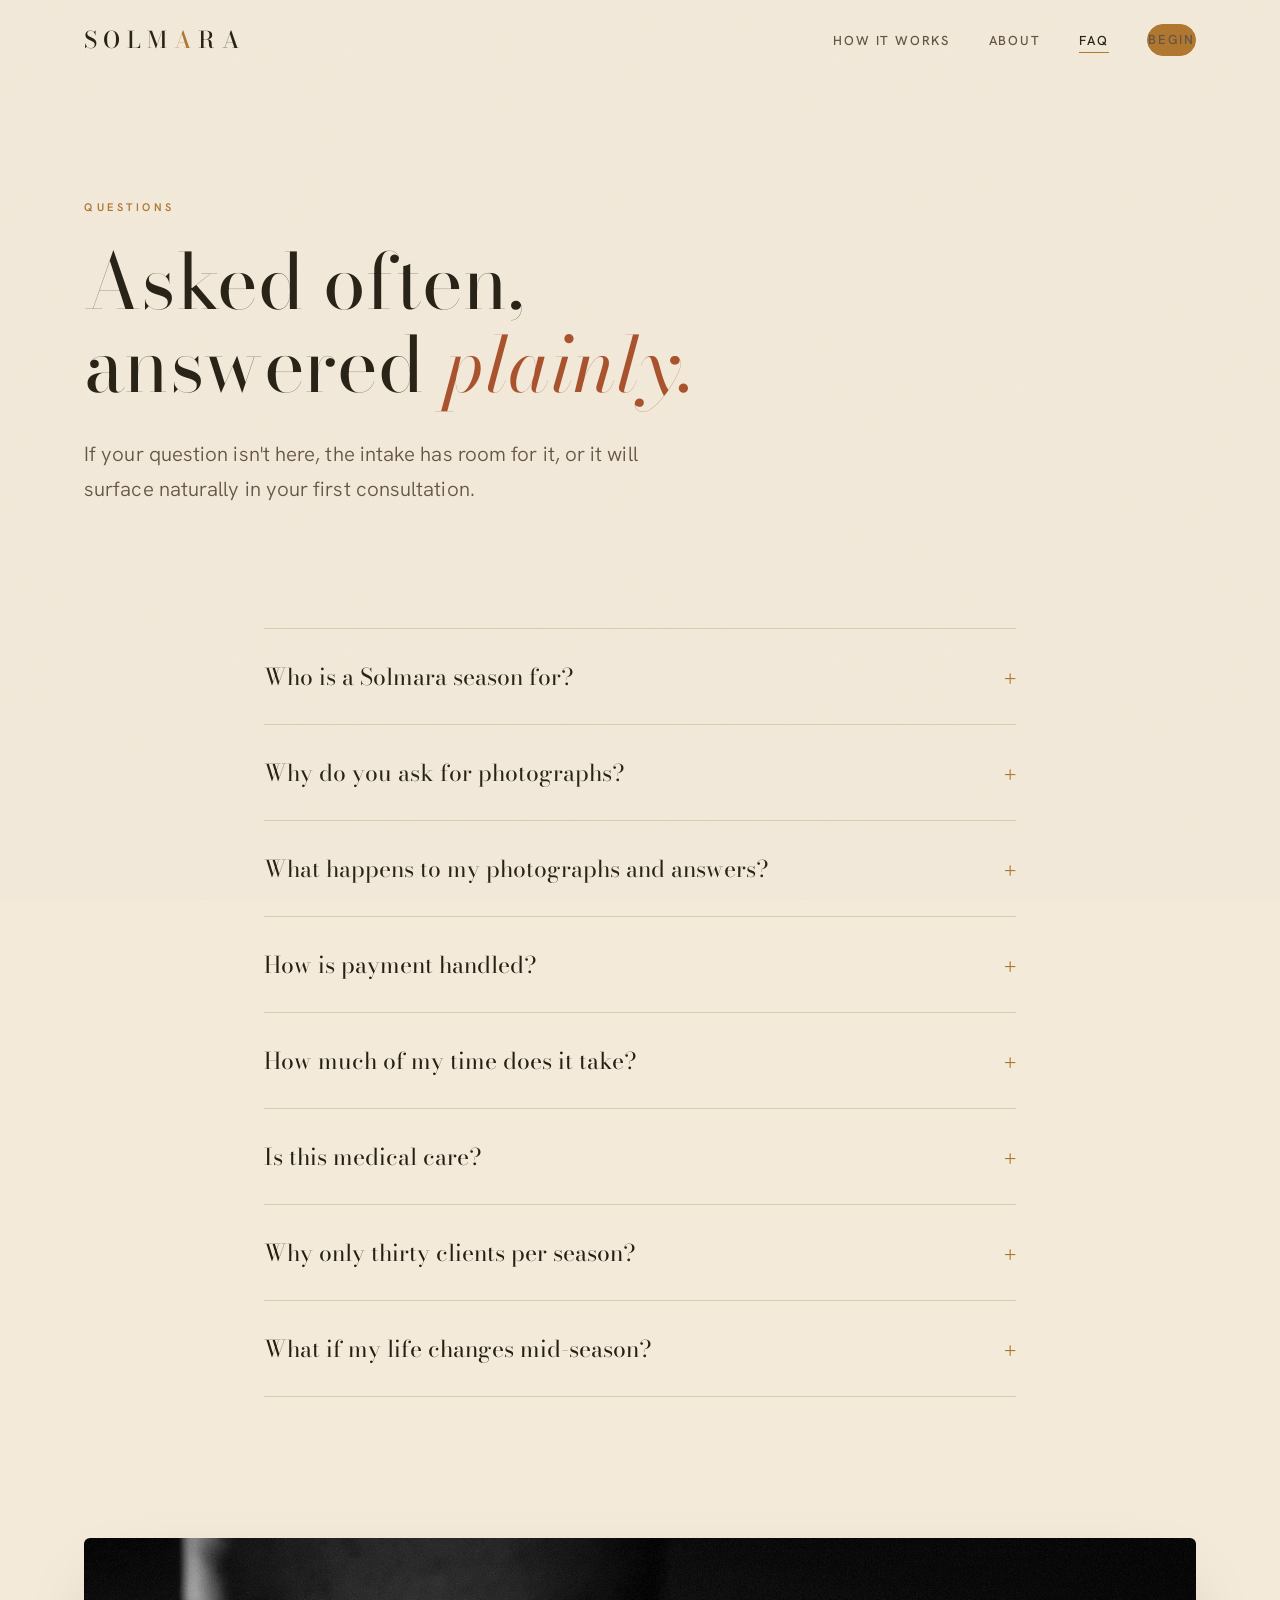
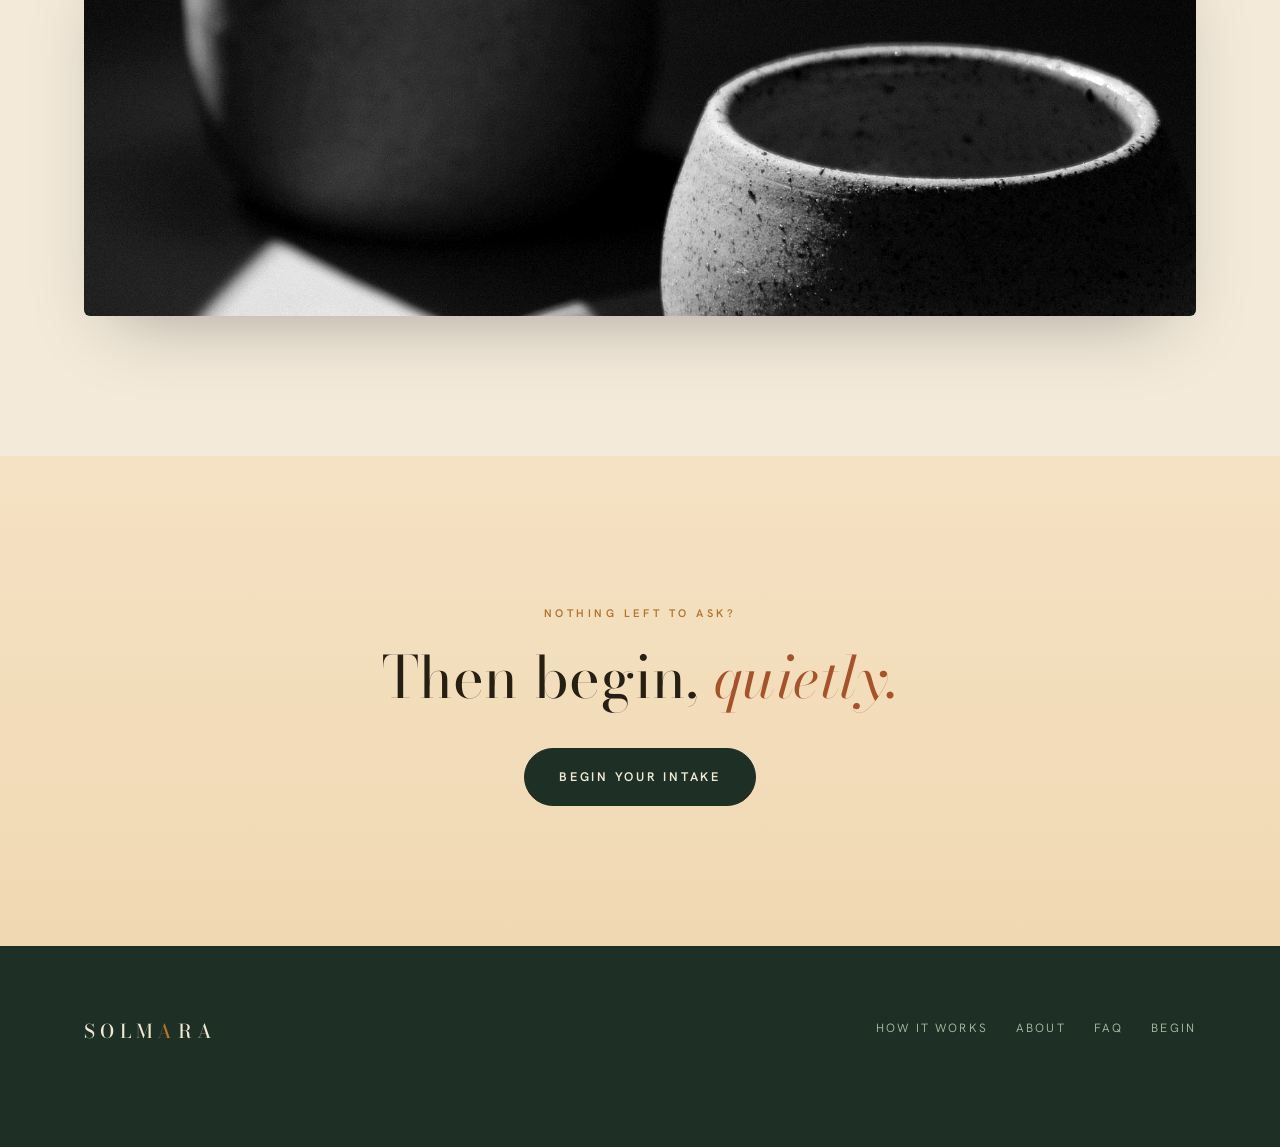
<file: faq.html>
<!DOCTYPE html>
<html lang="en">
<head>
<meta charset="UTF-8">
<meta name="viewport" content="width=device-width, initial-scale=1.0">
<meta name="robots" content="noindex">
<meta name="description" content="Questions, answered plainly: privacy, photographs, payment, and how a Solmara season works. (Fictional brand concept.)">
<title>FAQ | Solmara</title>
<link rel="preconnect" href="https://fonts.googleapis.com">
<link rel="preconnect" href="https://fonts.gstatic.com" crossorigin>
<link href="https://fonts.googleapis.com/css2?family=Bodoni+Moda:ital,opsz,wght@0,6..96,400;0,6..96,500;1,6..96,400&family=Hanken+Grotesk:wght@300;400;500;600&display=swap" rel="stylesheet">
<link rel="stylesheet" href="styles.css">
<link rel="icon" href="data:image/svg+xml,%3Csvg xmlns='http://www.w3.org/2000/svg' viewBox='0 0 32 32'%3E%3Cpath d='M4 30V16a12 12 0 0 1 24 0v14h-4V16a8 8 0 0 0-16 0v14z' fill='%239A7233'/%3E%3C/svg%3E">
</head>
<body>

<header class="nav">
  <div class="nav-inner">
    <a class="wordmark" href="index.html" aria-label="Solmara">Solm<span>a</span>ra</a>
    <nav>
      <ul class="nav-links">
        <li><a href="how-it-works.html">How It Works</a></li>
        <li><a href="about.html">About</a></li>
        <li><a href="faq.html" aria-current="page">FAQ</a></li>
        <li><a class="btn btn--gold btn--nav" href="begin.html">Begin</a></li>
      </ul>
    </nav>
    <button class="menu-toggle" aria-label="Menu" aria-expanded="false">
      <span class="bar"></span><span class="bar"></span><span class="bar"></span>
    </button>
  </div>
</header>

<section class="page-hero">
  <div class="wrap">
    <span class="label">Questions</span>
    <h1>Asked often,<br>answered <em>plainly.</em></h1>
    <p class="lede">If your question isn't here, the intake has room for it, or it will surface naturally in your first consultation.</p>
  </div>
</section>

<section class="section-pad" style="padding-top:30px">
  <div class="wrap wrap--narrow">
    <div class="faq-list reveal">

      <div class="faq-item">
        <button class="faq-q" aria-expanded="false">Who is a Solmara season for?<span class="ind">+</span></button>
        <div class="faq-a"><div class="faq-a-inner">
          <p>People at a turning of some kind (after a demanding chapter of work, a health scare survived, a decade closing) who want twelve considered weeks rather than another app and another streak to break. You don't need to be an athlete or a beginner. You need to be willing to be honest at intake.</p>
        </div></div>
      </div>

      <div class="faq-item">
        <button class="faq-q" aria-expanded="false">Why do you ask for photographs?<span class="ind">+</span></button>
        <div class="faq-a"><div class="faq-a-inner">
          <p>Because questionnaires flatten people. A photograph of you, your kitchen, or the corner where you'd actually stretch in the morning tells your concierge more than twenty checkbox answers. They are context, not judgment.</p>
          <p>You choose what to share. Guidance is given during intake, and nothing is required beyond what you're comfortable offering.</p>
        </div></div>
      </div>

      <div class="faq-item">
        <button class="faq-q" aria-expanded="false">What happens to my photographs and answers?<span class="ind">+</span></button>
        <div class="faq-a"><div class="faq-a-inner">
          <p>They live in a private dossier accessible only to your concierge team. They are never used in marketing, never shared, never pooled into datasets. At season's end, your dossier is returned to you or destroyed. Your choice, confirmed in writing.</p>
        </div></div>
      </div>

      <div class="faq-item">
        <button class="faq-q" aria-expanded="false">How is payment handled?<span class="ind">+</span></button>
        <div class="faq-a"><div class="faq-a-inner">
          <p>The season is a single flat fee of $3,800, collected securely by card at enrollment through Stripe. There are no tiers to decode and nothing sold to you mid-season. If the season doesn't proceed after your consultation, either by your judgment or ours, the fee is returned in full.</p>
        </div></div>
      </div>

      <div class="faq-item">
        <button class="faq-q" aria-expanded="false">How much of my time does it take?<span class="ind">+</span></button>
        <div class="faq-a"><div class="faq-a-inner">
          <p>The intake takes about seven minutes. The season itself asks for a brief weekly note to your concierge and whatever time your protocol composes, which is arranged around your calendar, not on top of it. Most clients describe the season as returning time, by way of better sleep and fewer decisions.</p>
        </div></div>
      </div>

      <div class="faq-item">
        <button class="faq-q" aria-expanded="false">Is this medical care?<span class="ind">+</span></button>
        <div class="faq-a"><div class="faq-a-inner">
          <p>No. Solmara is a wellness practice, not a medical provider, and your protocol never overrides the guidance of your physicians. Where your intake surfaces something that belongs in a clinician's hands, your concierge will say so plainly and adjust around it.</p>
        </div></div>
      </div>

      <div class="faq-item">
        <button class="faq-q" aria-expanded="false">Why only thirty clients per season?<span class="ind">+</span></button>
        <div class="faq-a"><div class="faq-a-inner">
          <p>Each concierge carries a small number of clients so that your weekly note is read the day it arrives and your protocol is recalibrated by someone who remembers your last three. Thirty is where our attention stops stretching. When a season is full, the intake remains open for the next.</p>
        </div></div>
      </div>

      <div class="faq-item">
        <button class="faq-q" aria-expanded="false">What if my life changes mid-season?<span class="ind">+</span></button>
        <div class="faq-a"><div class="faq-a-inner">
          <p>Then the season changes with it; that is the point of being accompanied. Travel, illness, a demanding month: tell your concierge and the protocol is re-composed, not abandoned. A season can also be paused once, for up to four weeks, without ceremony.</p>
        </div></div>
      </div>

    </div>
  </div>
</section>

<section style="padding-bottom:clamp(80px,11vw,140px)">
  <div class="wrap">
    <img class="photo-strip reveal" src="assets/stoneware.jpg" alt="Hand-thrown stoneware vessels in dramatic side light" loading="lazy">
  </div>
</section>

<section class="section-pad cta-close tint-blush">
  <div class="wrap wrap--narrow">
    <span class="label reveal">Nothing Left to Ask?</span>
    <h2 class="reveal" data-delay="1">Then begin, <em>quietly.</em></h2>
    <a class="btn btn--solid reveal" data-delay="2" href="begin.html">Begin Your Intake</a>
  </div>
</section>

<footer>
  <div class="wrap">
    <div class="foot-grid">
      <a class="wordmark" href="index.html" aria-label="Solmara">Solm<span>a</span>ra</a>
      <ul class="foot-links">
        <li><a href="how-it-works.html">How It Works</a></li>
        <li><a href="about.html">About</a></li>
        <li><a href="faq.html">FAQ</a></li>
        <li><a href="begin.html">Begin</a></li>
      </ul>
    </div>
  </div>
</footer>

<script src="main.js"></script>
</body>
</html>
</file>
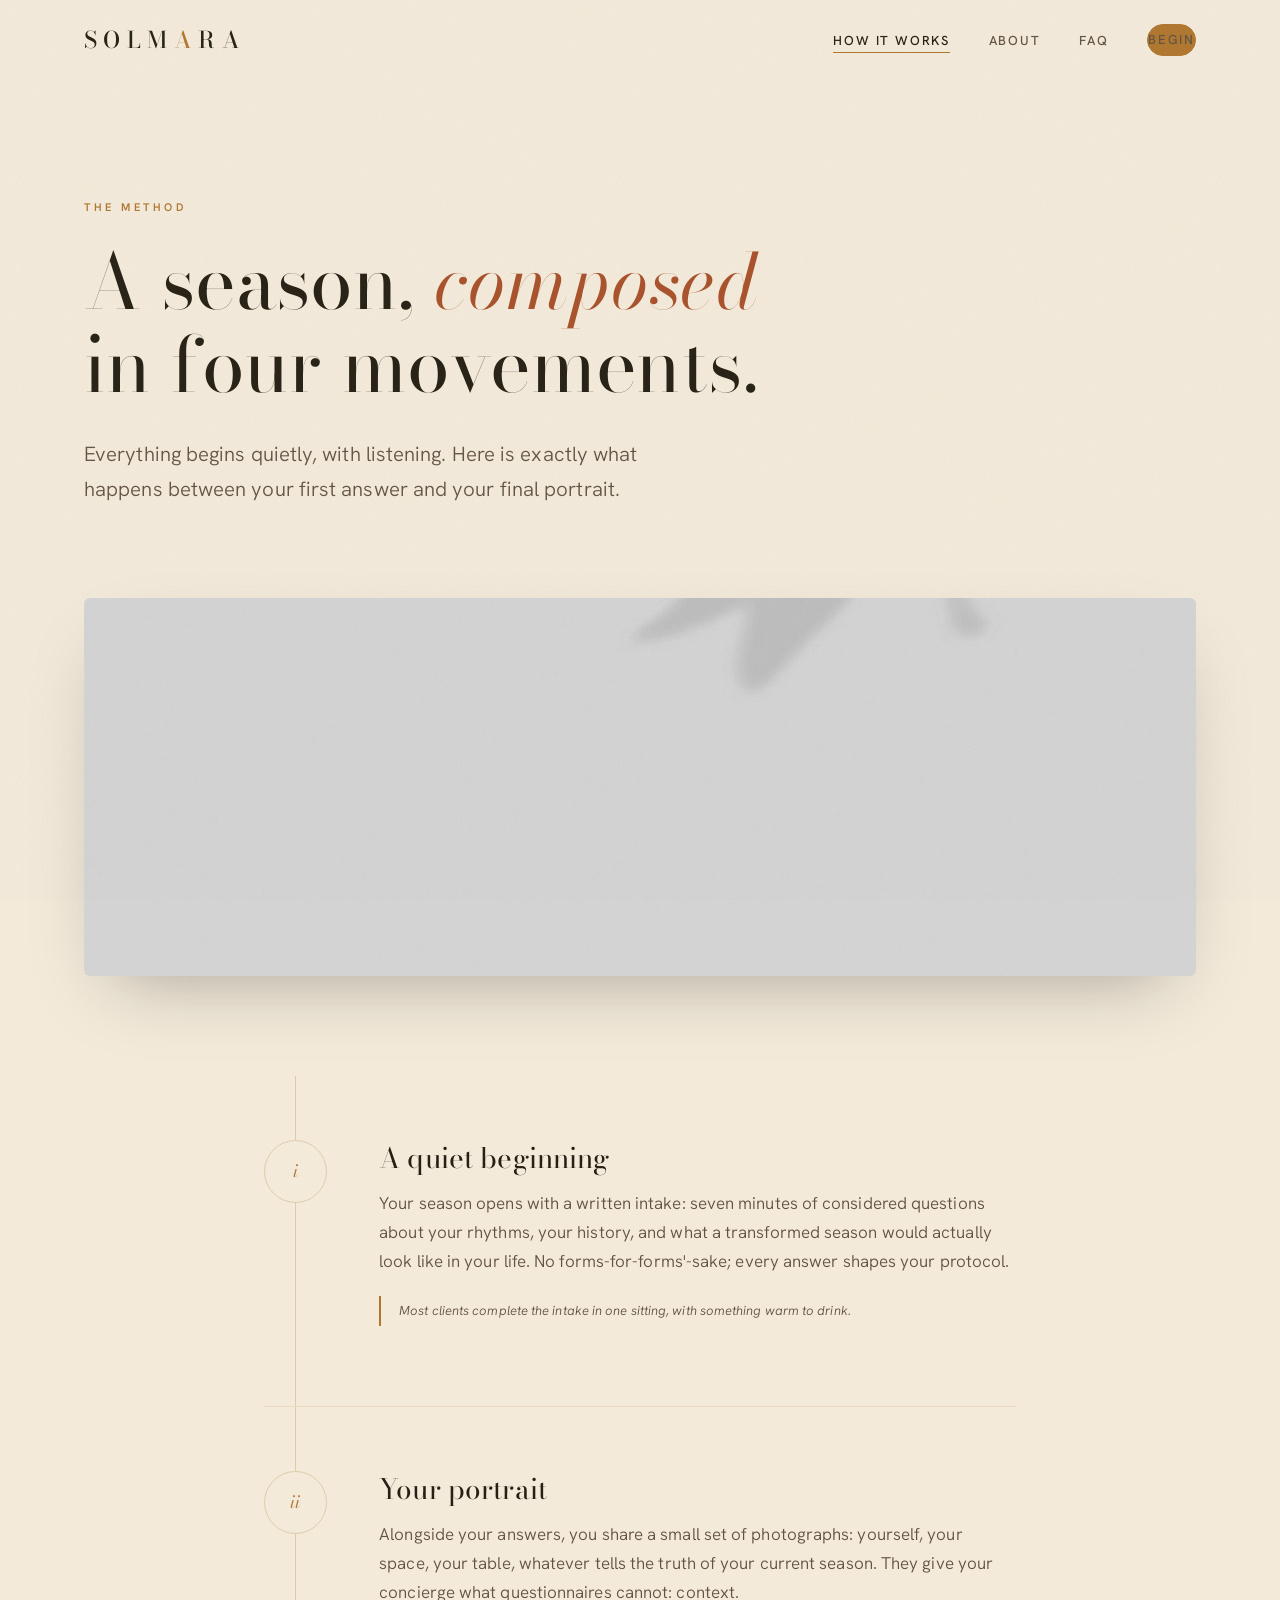
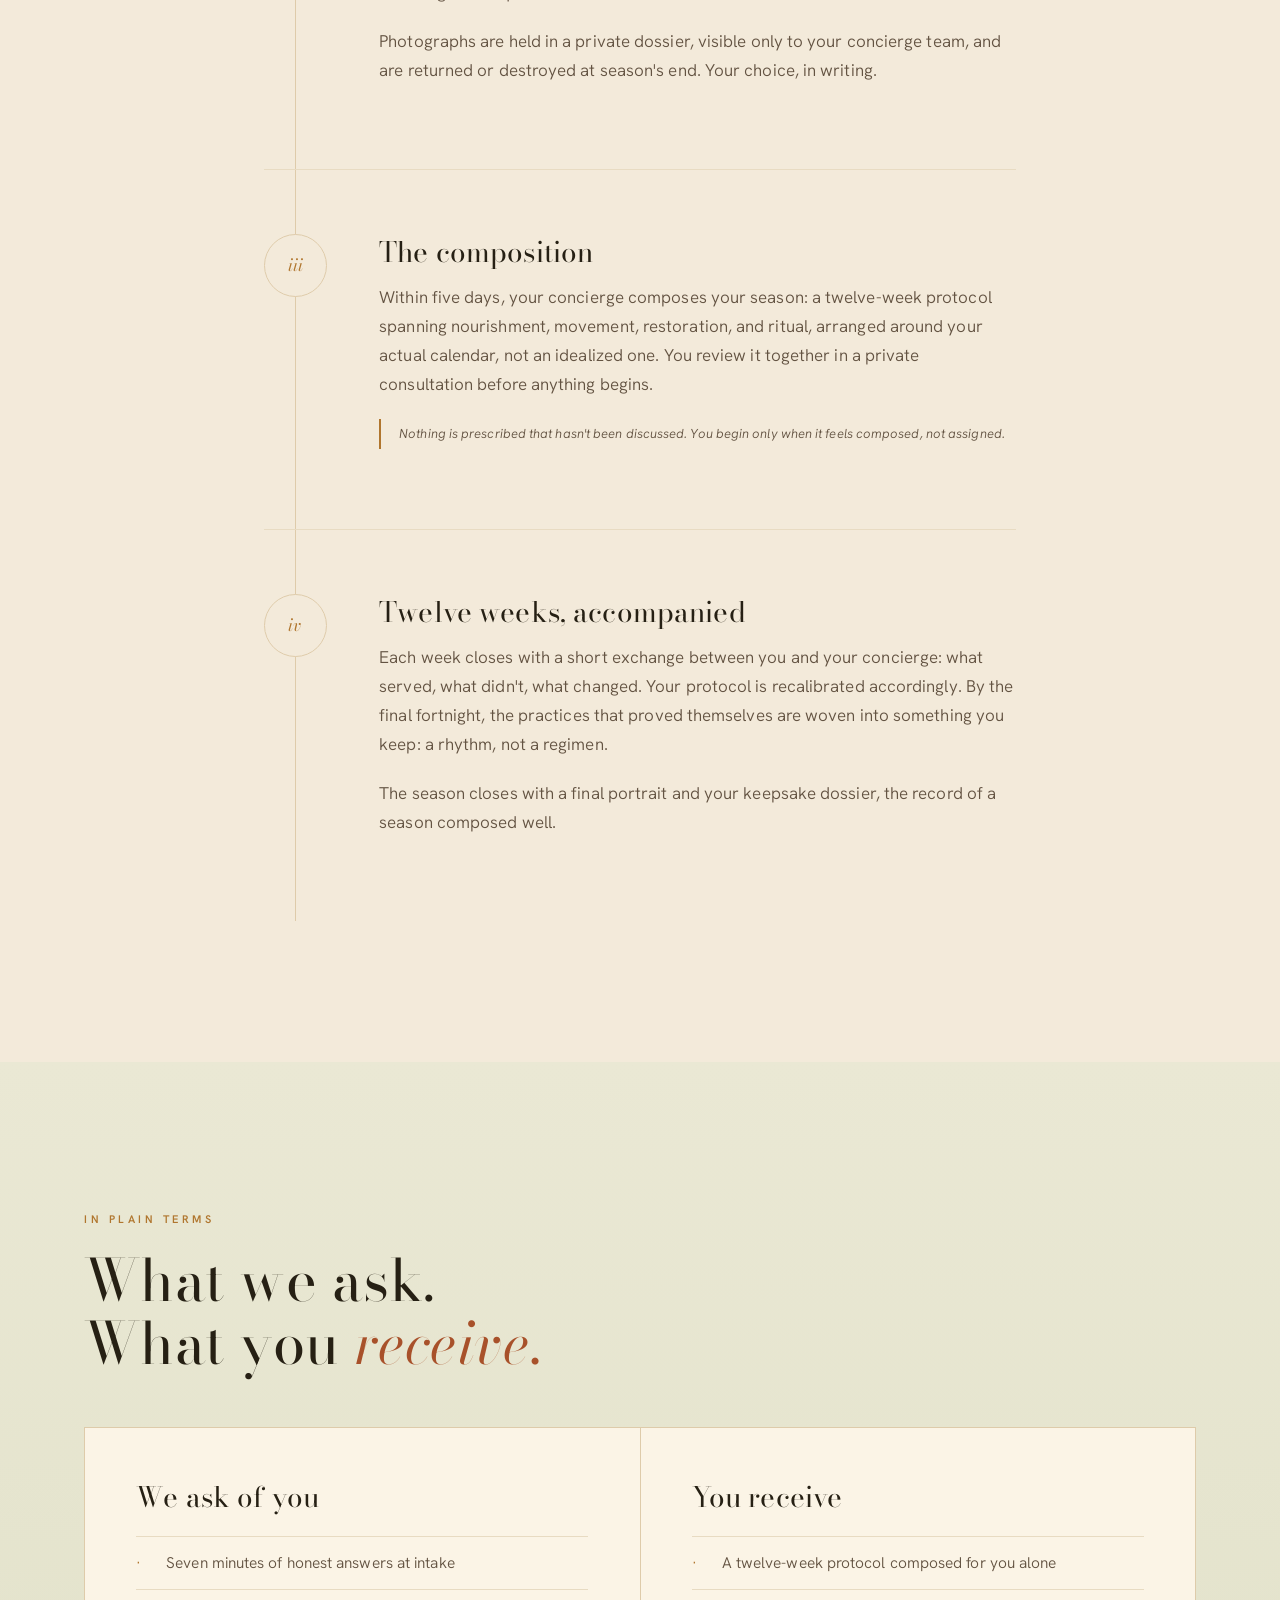
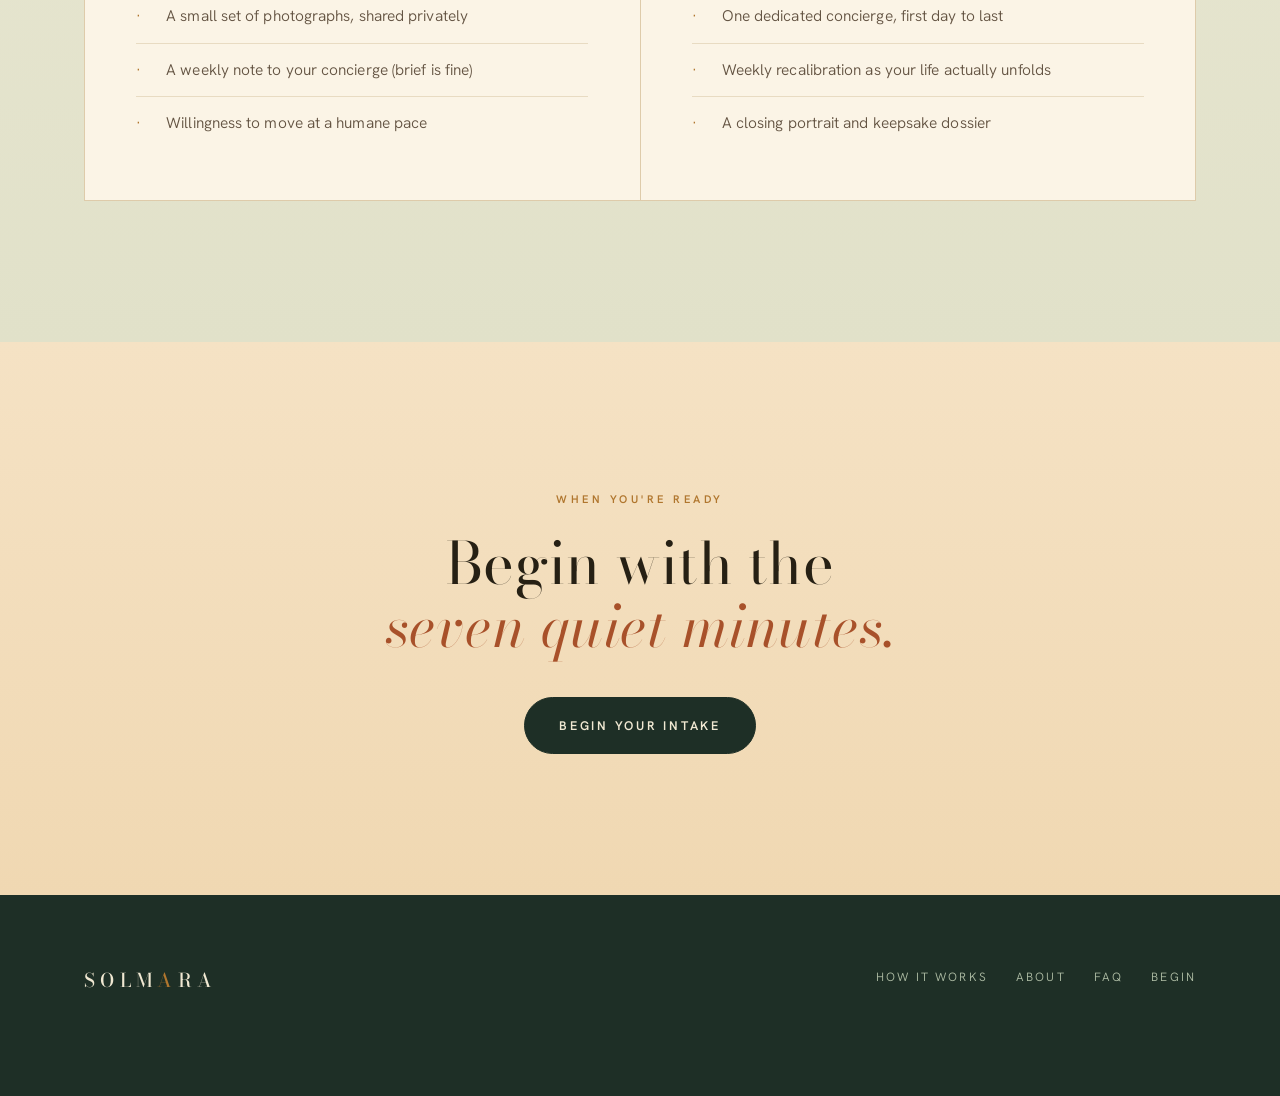
<file: how-it-works.html>
<!DOCTYPE html>
<html lang="en">
<head>
<meta charset="UTF-8">
<meta name="viewport" content="width=device-width, initial-scale=1.0">
<meta name="robots" content="noindex">
<meta name="description" content="How a Solmara season unfolds: intake, portrait, composition, and twelve accompanied weeks. (Fictional brand concept.)">
<title>How It Works | Solmara</title>
<link rel="preconnect" href="https://fonts.googleapis.com">
<link rel="preconnect" href="https://fonts.gstatic.com" crossorigin>
<link href="https://fonts.googleapis.com/css2?family=Bodoni+Moda:ital,opsz,wght@0,6..96,400;0,6..96,500;1,6..96,400&family=Hanken+Grotesk:wght@300;400;500;600&display=swap" rel="stylesheet">
<link rel="stylesheet" href="styles.css">
<link rel="icon" href="data:image/svg+xml,%3Csvg xmlns='http://www.w3.org/2000/svg' viewBox='0 0 32 32'%3E%3Cpath d='M4 30V16a12 12 0 0 1 24 0v14h-4V16a8 8 0 0 0-16 0v14z' fill='%239A7233'/%3E%3C/svg%3E">
</head>
<body>

<header class="nav">
  <div class="nav-inner">
    <a class="wordmark" href="index.html" aria-label="Solmara">Solm<span>a</span>ra</a>
    <nav>
      <ul class="nav-links">
        <li><a href="how-it-works.html" aria-current="page">How It Works</a></li>
        <li><a href="about.html">About</a></li>
        <li><a href="faq.html">FAQ</a></li>
        <li><a class="btn btn--gold btn--nav" href="begin.html">Begin</a></li>
      </ul>
    </nav>
    <button class="menu-toggle" aria-label="Menu" aria-expanded="false">
      <span class="bar"></span><span class="bar"></span><span class="bar"></span>
    </button>
  </div>
</header>

<section class="page-hero">
  <div class="wrap">
    <span class="label">The Method</span>
    <h1>A season, <em>composed</em><br>in four movements.</h1>
    <p class="lede">Everything begins quietly, with listening. Here is exactly what happens between your first answer and your final portrait.</p>
  </div>
</section>

<section style="padding-bottom:clamp(60px,8vw,100px)">
  <div class="wrap">
    <img class="photo-strip reveal" src="assets/shadow-botanical.jpg" alt="Botanical shadow falling across a warm plaster wall" style="object-position:50% 82%" loading="lazy">
  </div>
</section>

<section style="padding-bottom:clamp(80px,11vw,150px)">
  <div class="wrap wrap--narrow">
    <div class="journey">

      <div class="step reveal">
        <div class="marker">i</div>
        <div class="body">
          <h3>A quiet beginning</h3>
          <p>Your season opens with a written intake: seven minutes of considered questions about your rhythms, your history, and what a transformed season would actually look like in your life. No forms-for-forms'-sake; every answer shapes your protocol.</p>
          <p class="aside">Most clients complete the intake in one sitting, with something warm to drink.</p>
        </div>
      </div>

      <div class="step reveal">
        <div class="marker">ii</div>
        <div class="body">
          <h3>Your portrait</h3>
          <p>Alongside your answers, you share a small set of photographs: yourself, your space, your table, whatever tells the truth of your current season. They give your concierge what questionnaires cannot: context.</p>
          <p>Photographs are held in a private dossier, visible only to your concierge team, and are returned or destroyed at season's end. Your choice, in writing.</p>
        </div>
      </div>

      <div class="step reveal">
        <div class="marker">iii</div>
        <div class="body">
          <h3>The composition</h3>
          <p>Within five days, your concierge composes your season: a twelve-week protocol spanning nourishment, movement, restoration, and ritual, arranged around your actual calendar, not an idealized one. You review it together in a private consultation before anything begins.</p>
          <p class="aside">Nothing is prescribed that hasn't been discussed. You begin only when it feels composed, not assigned.</p>
        </div>
      </div>

      <div class="step reveal">
        <div class="marker">iv</div>
        <div class="body">
          <h3>Twelve weeks, accompanied</h3>
          <p>Each week closes with a short exchange between you and your concierge: what served, what didn't, what changed. Your protocol is recalibrated accordingly. By the final fortnight, the practices that proved themselves are woven into something you keep: a rhythm, not a regimen.</p>
          <p>The season closes with a final portrait and your keepsake dossier, the record of a season composed well.</p>
        </div>
      </div>

    </div>
  </div>
</section>

<section class="section-pad tint-sage">
  <div class="wrap">
    <span class="label reveal">In Plain Terms</span>
    <h2 class="reveal" data-delay="1" style="margin:18px 0 52px">What we ask.<br>What you <em>receive.</em></h2>
    <div class="give-get reveal" data-delay="2">
      <div>
        <h3>We ask of you</h3>
        <ul>
          <li>Seven minutes of honest answers at intake</li>
          <li>A small set of photographs, shared privately</li>
          <li>A weekly note to your concierge (brief is fine)</li>
          <li>Willingness to move at a humane pace</li>
        </ul>
      </div>
      <div>
        <h3>You receive</h3>
        <ul>
          <li>A twelve-week protocol composed for you alone</li>
          <li>One dedicated concierge, first day to last</li>
          <li>Weekly recalibration as your life actually unfolds</li>
          <li>A closing portrait and keepsake dossier</li>
        </ul>
      </div>
    </div>
  </div>
</section>

<section class="section-pad cta-close tint-blush">
  <div class="wrap wrap--narrow">
    <span class="label reveal">When You're Ready</span>
    <h2 class="reveal" data-delay="1">Begin with the<br><em>seven quiet minutes.</em></h2>
    <a class="btn btn--solid reveal" data-delay="2" href="begin.html">Begin Your Intake</a>
  </div>
</section>

<footer>
  <div class="wrap">
    <div class="foot-grid">
      <a class="wordmark" href="index.html" aria-label="Solmara">Solm<span>a</span>ra</a>
      <ul class="foot-links">
        <li><a href="how-it-works.html">How It Works</a></li>
        <li><a href="about.html">About</a></li>
        <li><a href="faq.html">FAQ</a></li>
        <li><a href="begin.html">Begin</a></li>
      </ul>
    </div>
  </div>
</footer>

<script src="main.js"></script>
</body>
</html>
</file>
<file: styles.css>
/* ---
   SOLMARA · private wellness atelier (concept)
   Design system: quiet-luxury editorial
   Bodoni Moda display · Hanken Grotesk text
   --- */

:root{
  --bone:#F3EADA;
  --cream:#FBF4E6;
  --ink:#262014;
  --umber:#635342;
  --gold:#B0762E;
  --gold-soft:#D2A257;
  --terra:#A8512A;
  --sage:#66755F;
  --line:#DECBAA;
  --line-soft:#E8DBC2;
  --dark:#1E2F26;
  --dark-2:#28392E;
  --dark-text:#F0E8D2;
  --dark-soft:#AEBCA4;
  --serif:"Bodoni Moda", "Didot", Georgia, serif;
  --sans:"Hanken Grotesk", "Helvetica Neue", Arial, sans-serif;
  --ease:cubic-bezier(.22,.61,.21,1);
}

*{margin:0;padding:0;box-sizing:border-box}
html{scroll-behavior:smooth}
body{
  font-family:var(--sans);
  background:var(--bone);
  color:var(--ink);
  font-size:17px;
  font-weight:340;
  line-height:1.7;
  letter-spacing:.005em;
  -webkit-font-smoothing:antialiased;
  overflow-x:hidden;
}
::selection{background:var(--gold);color:var(--cream)}

/* Film grain over everything */
body::after{
  content:"";
  position:fixed;inset:0;
  pointer-events:none;
  z-index:2000;
  opacity:.05;
  background-image:url("data:image/svg+xml,%3Csvg xmlns='http://www.w3.org/2000/svg' width='300' height='300'%3E%3Cfilter id='n'%3E%3CfeTurbulence type='fractalNoise' baseFrequency='0.9' numOctaves='2'/%3E%3C/filter%3E%3Crect width='300' height='300' filter='url(%23n)'/%3E%3C/svg%3E");
}

img{max-width:100%;display:block}
a{color:inherit}

/* --- Type --- */
h1,h2,h3,.display{font-family:var(--serif);font-weight:400;line-height:1.08;letter-spacing:.005em}
h1{font-size:clamp(44px,7.2vw,96px)}
h2{font-size:clamp(32px,4.6vw,58px)}
h3{font-size:clamp(22px,2.4vw,28px);line-height:1.25}
h1 em,h2 em,h3 em,.display em{font-style:italic;font-weight:400;color:var(--terra)}
.on-dark h1 em,.on-dark h2 em{color:var(--gold-soft)}

.label{
  font-family:var(--sans);
  font-size:11px;
  font-weight:600;
  letter-spacing:.32em;
  text-transform:uppercase;
  color:var(--gold);
}
.label--ink{color:var(--umber)}
.lede{font-size:clamp(18px,1.6vw,21px);font-weight:330;color:var(--umber);line-height:1.75}
.small{font-size:14px;color:var(--umber)}

/* --- Layout --- */
.wrap{max-width:1240px;margin:0 auto;padding:0 clamp(22px,5vw,64px)}
.wrap--narrow{max-width:880px}
section{position:relative}
.section-pad{padding:clamp(80px,11vw,150px) 0}
.rule{border:none;border-top:1px solid var(--line)}

/* --- Nav --- */
.nav{
  position:fixed;top:0;left:0;right:0;z-index:100;
  transition:background .45s var(--ease), box-shadow .45s var(--ease);
}
.nav.scrolled{background:rgba(244,237,224,.88);backdrop-filter:blur(14px);box-shadow:0 1px 0 var(--line)}
.nav-inner{
  max-width:1240px;margin:0 auto;
  padding:20px clamp(22px,5vw,64px);
  display:flex;align-items:center;justify-content:space-between;gap:24px;
}
.wordmark{
  font-family:var(--serif);
  font-size:23px;letter-spacing:.28em;text-transform:uppercase;
  text-decoration:none;font-weight:500;
}
.wordmark span{color:var(--gold)}
.nav-links{display:flex;align-items:center;gap:clamp(18px,3vw,40px);list-style:none}
.nav-links a{
  text-decoration:none;font-size:13px;font-weight:500;
  letter-spacing:.14em;text-transform:uppercase;color:var(--umber);
  position:relative;padding:4px 0;
}
.nav-links a::after{
  content:"";position:absolute;left:0;bottom:0;height:1px;width:0;
  background:var(--gold);transition:width .35s var(--ease);
}
.nav-links a:hover::after,.nav-links a[aria-current="page"]::after{width:100%}
.nav-links a[aria-current="page"]{color:var(--ink)}

.btn{
  display:inline-block;
  font-family:var(--sans);font-size:12.5px;font-weight:600;
  letter-spacing:.22em;text-transform:uppercase;
  padding:17px 34px;border-radius:999px;
  text-decoration:none;cursor:pointer;border:1px solid var(--ink);
  transition:all .35s var(--ease);
  background:transparent;color:var(--ink);
}
.btn:hover{background:var(--ink);color:var(--cream);letter-spacing:.26em}
.btn--solid{background:var(--dark);border-color:var(--dark);color:var(--dark-text)}
.btn--solid:hover{background:var(--gold);border-color:var(--gold);color:var(--cream)}
.btn--nav{padding:12px 26px;font-size:11.5px}
.btn--gold{background:var(--gold);border-color:var(--gold);color:var(--cream)}
.btn--gold:hover{background:var(--terra);border-color:var(--terra);color:var(--cream)}
.on-dark .btn{border-color:var(--dark-soft);color:var(--dark-text)}
.on-dark .btn:hover{background:var(--dark-text);color:var(--dark)}

.menu-toggle{display:none;background:none;border:none;cursor:pointer;z-index:130;padding:8px}
.menu-toggle .bar{display:block;width:26px;height:1.5px;background:var(--ink);margin:6px 0;transition:all .35s var(--ease)}

/* --- Hero --- */
.hero{
  min-height:100svh;
  display:flex;flex-direction:column;justify-content:center;
  padding-top:120px;padding-bottom:60px;
  position:relative;overflow:hidden;
}
.hero-arch{
  position:absolute;
  right:clamp(-160px,-6vw,-40px);
  top:16svh;
  width:clamp(300px,36vw,520px);
  aspect-ratio:0.62;
  border-radius:999px 999px 0 0;
  background:
    radial-gradient(120% 90% at 30% 10%, rgba(240,196,120,.28), transparent 58%),
    linear-gradient(rgba(168,81,42,.14), rgba(168,81,42,.14)),
    url("assets/hero-light.jpg") center/cover no-repeat;
  box-shadow:0 30px 80px -30px rgba(38,32,20,.35);
  z-index:0;
}
.hero-arch::before{
  content:"";position:absolute;inset:18px;
  border:1px solid rgba(37,30,21,.18);
  border-radius:999px 999px 0 0;
}
.hero-arch::after{
  content:"";position:absolute;left:50%;top:58%;
  width:1px;height:34%;background:rgba(37,30,21,.22);
}
.hero-content{position:relative;z-index:1;max-width:900px}
.hero .label{margin-bottom:28px;display:block}
.hero h1{margin-bottom:34px}
.hero .lede{max-width:520px;margin-bottom:48px}
.hero-ctas{display:flex;gap:18px;flex-wrap:wrap;align-items:center}
.hero-foot{
  position:absolute;bottom:34px;left:0;right:0;z-index:1;
  display:flex;justify-content:space-between;align-items:center;
  max-width:1240px;margin:0 auto;
  padding:0 clamp(22px,5vw,64px);
  font-size:11.5px;letter-spacing:.24em;text-transform:uppercase;color:var(--umber);
}
.hero-foot .line{flex:1;height:1px;background:var(--line);margin:0 26px}

/* load-in stagger */
@keyframes rise{from{opacity:0;transform:translateY(28px)}to{opacity:1;transform:none}}
@keyframes fadeIn{from{opacity:0}to{opacity:1}}
.hero .label{animation:rise .9s var(--ease) .1s both}
.hero h1{animation:rise 1s var(--ease) .25s both}
.hero .lede{animation:rise 1s var(--ease) .45s both}
.hero-ctas{animation:rise 1s var(--ease) .62s both}
.hero-arch{animation:fadeIn 1.6s var(--ease) .5s both}
.hero-foot{animation:fadeIn 1.4s var(--ease) 1s both}

/* --- Scroll reveals --- */
.reveal{opacity:0;transform:translateY(34px);transition:opacity 1s var(--ease),transform 1s var(--ease)}
.reveal.in{opacity:1;transform:none}
.reveal[data-delay="1"]{transition-delay:.12s}
.reveal[data-delay="2"]{transition-delay:.24s}
.reveal[data-delay="3"]{transition-delay:.36s}

/* --- Editorial split --- */
.split{display:grid;grid-template-columns:5fr 6fr;gap:clamp(40px,7vw,110px);align-items:start}
.split .sticky-label{position:sticky;top:120px}
.split h2{margin:18px 0 26px}
.prose p{margin-bottom:1.4em;color:var(--umber)}
.prose p:first-of-type{color:var(--ink)}
.prose .drop::first-letter{
  font-family:var(--serif);
  font-size:3.4em;float:left;line-height:.82;
  padding-right:12px;padding-top:6px;color:var(--gold);
}

/* --- Phases (pillars) --- */
.phases{display:grid;grid-template-columns:repeat(3,1fr);gap:1px;background:var(--line);border-top:1px solid var(--line);border-bottom:1px solid var(--line)}
.phase{background:var(--bone);padding:clamp(36px,4vw,60px) clamp(26px,3vw,44px);transition:background .5s var(--ease)}
.phase:hover{background:#EDEBD9}
.phase .num{font-family:var(--serif);font-style:italic;font-size:15px;color:var(--gold);display:block;margin-bottom:26px}
.phase h3{margin-bottom:16px}
.phase p{font-size:15.5px;color:var(--umber)}

/* --- Dark band --- */
.band{background:var(--dark);color:var(--dark-text);position:relative;overflow:hidden}
.band::before{
  content:"";position:absolute;
  left:50%;top:-30%;transform:translateX(-50%);
  width:900px;height:900px;border-radius:50%;
  background:radial-gradient(circle, rgba(210,162,87,.2), transparent 62%);
}
.band .label{color:var(--gold-soft)}
.band blockquote{
  font-family:var(--serif);font-size:clamp(26px,3.6vw,46px);
  line-height:1.3;font-weight:400;max-width:850px;
}
.band blockquote em{font-style:italic;color:var(--gold-soft)}
.band figcaption{margin-top:34px;font-size:12px;letter-spacing:.26em;text-transform:uppercase;color:var(--dark-soft)}

/* --- Concierge list --- */
.list-rows{border-top:1px solid var(--line)}
.list-row{
  display:grid;grid-template-columns:64px 1fr 2fr;gap:clamp(18px,3vw,48px);
  padding:34px 0;border-bottom:1px solid var(--line);align-items:baseline;
}
.list-row .idx{font-family:var(--serif);font-style:italic;font-size:16px;color:var(--gold)}
.list-row h3{font-size:20px}
.list-row p{font-size:15.5px;color:var(--umber)}

/* --- Testimonial --- */
.testimonial{
  background:linear-gradient(175deg,#F8E7C7 0%,#F3DDBA 100%);border:1px solid #D9BE8E;
  padding:clamp(44px,6vw,80px);
  border-radius:220px 220px 0 0;
  text-align:center;max-width:760px;margin:0 auto;
}
.testimonial p{font-family:var(--serif);font-size:clamp(20px,2.2vw,26px);line-height:1.5;margin:26px 0 30px}
.testimonial cite{font-style:normal;font-size:12px;letter-spacing:.26em;text-transform:uppercase;color:var(--umber)}

/* --- CTA close --- */
.cta-close{text-align:center}
.cta-close h2{margin:20px 0 40px}

/* --- Footer --- */
footer{background:var(--dark);color:var(--dark-soft);padding:70px 0 44px;font-size:13.5px}
.foot-grid{display:flex;justify-content:space-between;gap:40px;flex-wrap:wrap;margin-bottom:54px}
footer .wordmark{color:var(--dark-text);font-size:19px}
.foot-links{display:flex;gap:28px;list-style:none;flex-wrap:wrap}
.foot-links a{text-decoration:none;font-size:12px;letter-spacing:.18em;text-transform:uppercase}
.foot-links a:hover{color:var(--dark-text)}
.disclaimer{
  border-top:1px solid rgba(233,225,205,.14);padding-top:28px;
  font-size:12px;line-height:1.8;max-width:720px;
}
.disclaimer b{
  display:inline-block;font-size:10px;letter-spacing:.2em;text-transform:uppercase;
  border:1px solid rgba(233,225,205,.3);border-radius:2px;
  padding:3px 9px;margin-bottom:12px;color:var(--dark-text);
}

/* --- Page hero (interior pages) --- */
.page-hero{padding:clamp(160px,22vh,230px) 0 clamp(60px,8vw,90px)}
.page-hero .label{display:block;margin-bottom:24px}
.page-hero h1{font-size:clamp(40px,6vw,78px);max-width:900px}
.page-hero .lede{max-width:560px;margin-top:30px}
.page-hero .label{animation:rise .9s var(--ease) .1s both}
.page-hero h1{animation:rise 1s var(--ease) .22s both}
.page-hero .lede{animation:rise 1s var(--ease) .4s both}

/* --- Journey (how it works) --- */
.journey{position:relative}
.journey::before{
  content:"";position:absolute;left:31px;top:0;bottom:0;width:1px;
  background:var(--line);
}
.step{
  display:grid;grid-template-columns:64px 1fr;gap:clamp(24px,4vw,56px);
  padding:clamp(40px,5vw,64px) 0;position:relative;
}
.step + .step{border-top:1px solid var(--line-soft)}
.step .marker{
  width:63px;height:63px;border-radius:50%;
  background:var(--bone);border:1px solid var(--line);
  display:grid;place-items:center;
  font-family:var(--serif);font-style:italic;font-size:17px;color:var(--gold);
  position:relative;z-index:1;
}
.step h3{margin-bottom:14px}
.step .body{max-width:640px}
.step p{color:var(--umber);margin-bottom:1.2em}
.step .aside{
  font-size:13px;border-left:2px solid var(--gold);
  padding:4px 0 4px 18px;color:var(--umber);font-style:italic;
}

.give-get{display:grid;grid-template-columns:1fr 1fr;gap:1px;background:var(--line);border:1px solid var(--line)}
.give-get > div{background:var(--cream);padding:clamp(34px,4vw,54px)}
.give-get h3{margin-bottom:22px}
.give-get ul{list-style:none}
.give-get li{
  padding:13px 0 13px 30px;position:relative;
  font-size:15.5px;color:var(--umber);border-top:1px solid var(--line-soft);
}
.give-get li::before{content:"·";position:absolute;left:0;color:var(--gold)}

/* --- About --- */
.values{display:grid;grid-template-columns:repeat(2,1fr);gap:1px;background:var(--line);border:1px solid var(--line)}
.value{background:var(--bone);padding:clamp(34px,4vw,56px)}
.value:hover{background:var(--cream)}
.value h3{margin-bottom:14px}
.value p{font-size:15.5px;color:var(--umber)}
.founder{
  display:grid;grid-template-columns:minmax(220px,320px) 1fr;
  gap:clamp(40px,6vw,90px);align-items:center;
}
.founder-mark{
  aspect-ratio:.72;border-radius:999px 999px 0 0;
  background:
    radial-gradient(110% 80% at 70% 15%, rgba(210,162,87,.42), transparent 55%),
    linear-gradient(160deg,#39543F 0%, #1E2F26 80%);
  display:grid;place-items:center;
  color:var(--dark-text);
}
.founder-mark span{font-family:var(--serif);font-style:italic;font-size:clamp(54px,6vw,84px);opacity:.9}

/* --- FAQ --- */
.faq-list{border-top:1px solid var(--line)}
.faq-item{border-bottom:1px solid var(--line)}
.faq-q{
  width:100%;background:none;border:none;cursor:pointer;
  display:flex;justify-content:space-between;align-items:center;gap:30px;
  padding:30px 0;text-align:left;
  font-family:var(--serif);font-size:clamp(19px,2vw,23px);color:var(--ink);
}
.faq-q .ind{
  font-family:var(--sans);font-size:22px;font-weight:300;color:var(--gold);
  transition:transform .4s var(--ease);flex-shrink:0;line-height:1;
}
.faq-item.open .ind{transform:rotate(45deg)}
.faq-a{max-height:0;overflow:hidden;transition:max-height .55s var(--ease)}
.faq-a-inner{padding:0 0 32px;max-width:640px;color:var(--umber)}
.faq-a-inner p{margin-bottom:1em}

/* --- Begin (onboarding wizard) --- */
.begin-shell{max-width:760px;margin:0 auto;padding-top:clamp(140px,18vh,180px);padding-bottom:110px}
.demo-note{
  display:flex;gap:12px;align-items:center;
  background:var(--cream);border:1px solid var(--line);
  border-radius:6px;padding:13px 18px;margin-bottom:44px;
  font-size:12.5px;color:var(--umber);
}
.demo-note .dot{width:7px;height:7px;border-radius:50%;background:var(--gold);flex-shrink:0}

.progress{display:flex;align-items:center;gap:0;margin:34px 0 56px}
.p-step{display:flex;align-items:center;gap:10px;font-size:11px;letter-spacing:.18em;text-transform:uppercase;color:var(--umber)}
.p-step .p-dot{
  width:30px;height:30px;border-radius:50%;
  border:1px solid var(--line);display:grid;place-items:center;
  font-family:var(--serif);font-style:italic;font-size:13px;
  transition:all .4s var(--ease);background:var(--bone);
}
.p-step.active .p-dot{background:var(--ink);border-color:var(--ink);color:var(--cream)}
.p-step.done .p-dot{background:var(--gold);border-color:var(--gold);color:var(--cream)}
.p-step .p-name{display:none}
.p-step.active .p-name{display:inline;color:var(--ink)}
.p-line{flex:1;height:1px;background:var(--line);margin:0 12px;min-width:18px}

.panel{display:none}
.panel.active{display:block;animation:rise .7s var(--ease) both}
.panel h2{font-size:clamp(28px,3.6vw,40px);margin:14px 0 12px}
.panel .lede{margin-bottom:44px;font-size:17.5px}

.field{margin-bottom:30px}
.field > label{
  display:block;font-size:11.5px;font-weight:600;
  letter-spacing:.22em;text-transform:uppercase;
  color:var(--umber);margin-bottom:12px;
}
.field input[type=text],.field input[type=email],.field textarea,.field select{
  width:100%;background:var(--cream);
  border:1px solid var(--line);border-radius:4px;
  font-family:var(--sans);font-size:16px;color:var(--ink);
  padding:16px 18px;outline:none;
  transition:border-color .3s var(--ease), box-shadow .3s var(--ease);
}
.field input:focus,.field textarea:focus,.field select:focus{border-color:var(--gold);box-shadow:0 0 0 3px rgba(154,114,51,.12)}
.field textarea{min-height:120px;resize:vertical}
.field .hint{font-size:12.5px;color:var(--umber);margin-top:8px}

.choices{display:grid;grid-template-columns:repeat(auto-fit,minmax(160px,1fr));gap:12px}
.choice input{position:absolute;opacity:0;pointer-events:none}
.choice span{
  display:block;text-align:center;
  border:1px solid var(--line);border-radius:4px;
  padding:16px 12px;font-size:14px;cursor:pointer;
  background:var(--cream);color:var(--umber);
  transition:all .3s var(--ease);
}
.choice input:checked + span{background:var(--ink);color:var(--cream);border-color:var(--ink)}
.choice span:hover{border-color:var(--gold)}

.err{display:none;color:#8C3A1E;font-size:13px;margin-top:8px}
.field.invalid .err{display:block}
.field.invalid input,.field.invalid textarea{border-color:#8C3A1E}

/* upload */
.dropzone{
  border:1.5px dashed var(--line);border-radius:6px;
  background:var(--cream);
  padding:clamp(40px,6vw,64px) 30px;text-align:center;cursor:pointer;
  transition:all .3s var(--ease);
}
.dropzone:hover,.dropzone.drag{border-color:var(--gold);background:#FCF3E0}
.dropzone .dz-icon{
  width:54px;height:54px;margin:0 auto 18px;border-radius:999px 999px 0 0;
  border:1px solid var(--gold);display:grid;place-items:center;
  font-family:var(--serif);font-style:italic;font-size:22px;color:var(--gold);
}
.dropzone p{font-size:15px;color:var(--umber)}
.dropzone .browse{color:var(--gold);text-decoration:underline;text-underline-offset:3px}
.thumbs{display:grid;grid-template-columns:repeat(auto-fill,minmax(110px,1fr));gap:14px;margin-top:22px}
.thumb{position:relative;border-radius:4px;overflow:hidden;border:1px solid var(--line);background:var(--cream)}
.thumb img{width:100%;aspect-ratio:1;object-fit:cover}
.thumb .t-meta{font-size:10.5px;padding:7px 9px;color:var(--umber);white-space:nowrap;overflow:hidden;text-overflow:ellipsis}
.thumb .t-x{
  position:absolute;top:6px;right:6px;
  width:24px;height:24px;border-radius:50%;border:none;cursor:pointer;
  background:rgba(37,30,21,.72);color:#fff;font-size:13px;line-height:1;
  display:grid;place-items:center;
}
.thumb .t-x:hover{background:#8C3A1E}

/* checkout */
.order-card{
  background:var(--cream);border:1px solid var(--line);border-radius:6px;
  padding:32px;margin-bottom:38px;
}
.order-row{display:flex;justify-content:space-between;gap:20px;padding:10px 0;font-size:15px;color:var(--umber)}
.order-row.total{
  border-top:1px solid var(--line);margin-top:12px;padding-top:20px;
  font-family:var(--serif);font-size:22px;color:var(--ink);
}
.card-grid{display:grid;grid-template-columns:1fr 1fr;gap:0 18px}
.card-grid .span2{grid-column:1/-1}
.secure-note{display:flex;align-items:center;gap:10px;font-size:12px;color:var(--umber);margin-top:18px}
.secure-note .lock{color:var(--gold)}

.wizard-nav{display:flex;justify-content:space-between;align-items:center;margin-top:52px;gap:18px}
.btn-back{
  background:none;border:none;cursor:pointer;
  font-family:var(--sans);font-size:12px;font-weight:600;
  letter-spacing:.2em;text-transform:uppercase;color:var(--umber);
  padding:10px 0;
}
.btn-back:hover{color:var(--ink)}
.btn[disabled]{opacity:.5;pointer-events:none}

.spinner{
  display:inline-block;width:15px;height:15px;
  border:2px solid rgba(251,247,237,.35);border-top-color:var(--cream);
  border-radius:50%;animation:spin .7s linear infinite;
  vertical-align:-2px;margin-right:10px;
}
@keyframes spin{to{transform:rotate(360deg)}}

/* confirmation */
.confirm{text-align:center;padding:30px 0 10px}
.confirm .seal{
  width:96px;height:120px;margin:0 auto 36px;
  border-radius:999px 999px 0 0;
  background:linear-gradient(160deg,#39543F,#1E2F26);
  display:grid;place-items:center;color:var(--gold-soft);
  font-family:var(--serif);font-style:italic;font-size:38px;
  animation:rise .9s var(--ease) both;
}
.confirm h2{margin-bottom:18px}
.confirm .lede{max-width:480px;margin:0 auto 34px}
.confirm .ref{
  display:inline-block;border:1px solid var(--line);border-radius:999px;
  padding:10px 26px;font-size:12px;letter-spacing:.24em;text-transform:uppercase;color:var(--umber);
  background:var(--cream);
}

/* --- Photography --- */
.img-arch{
  filter:grayscale(1) contrast(1.06);
  display:block;width:min(340px,100%);aspect-ratio:.76;object-fit:cover;
  border-radius:999px 999px 0 0;
  border:1px solid var(--line);
  box-shadow:0 24px 60px -28px rgba(38,32,20,.4);
  margin-top:44px;
}
.photo-strip{
  filter:grayscale(1) contrast(1.06);
  display:block;width:100%;
  height:clamp(280px,42vh,480px);object-fit:cover;
  border-radius:6px;
  box-shadow:0 30px 70px -30px rgba(38,32,20,.35);
}

/* --- Section tints --- */
.tint-sage{background:linear-gradient(180deg,#EAE8D4 0%,#E1E1C9 100%)}
.tint-blush{background:linear-gradient(180deg,#F5E2C4 0%,#F0D8B2 100%)}
.tint-blush .rule,.tint-sage .rule{border-color:#D2BC92}

/* --- Responsive --- */
@media (max-width:960px){
  .split{grid-template-columns:1fr}
  .split .sticky-label{position:static}
  .phases{grid-template-columns:1fr}
  .founder{grid-template-columns:1fr;justify-items:start}
  .founder-mark{width:min(280px,70vw)}
  .give-get{grid-template-columns:1fr}
  .values{grid-template-columns:1fr}
  .list-row{grid-template-columns:40px 1fr;grid-template-rows:auto auto}
  .list-row p{grid-column:2}
}
@media (max-width:760px){
  .menu-toggle{display:block}
  .nav-links{
    position:fixed;inset:0;z-index:120;
    background:var(--bone);
    flex-direction:column;justify-content:center;gap:34px;
    opacity:0;pointer-events:none;transition:opacity .4s var(--ease);
  }
  .nav-links a{font-size:17px}
  body.menu-open .nav-links{opacity:1;pointer-events:auto}
  body.menu-open{overflow:hidden}
  body.menu-open .menu-toggle .bar:nth-child(1){transform:translateY(7.5px) rotate(45deg)}
  body.menu-open .menu-toggle .bar:nth-child(2){opacity:0}
  body.menu-open .menu-toggle .bar:nth-child(3){transform:translateY(-7.5px) rotate(-45deg)}
  .btn--nav{display:none}
  .hero-arch{opacity:.4;right:-30vw}
  .hero-foot .hide-m{display:none}
  .card-grid{grid-template-columns:1fr}
  .step{grid-template-columns:44px 1fr}
  .step .marker{width:44px;height:44px;font-size:14px}
  .journey::before{left:22px}
  .progress .p-name{display:none !important}
}
</file>
